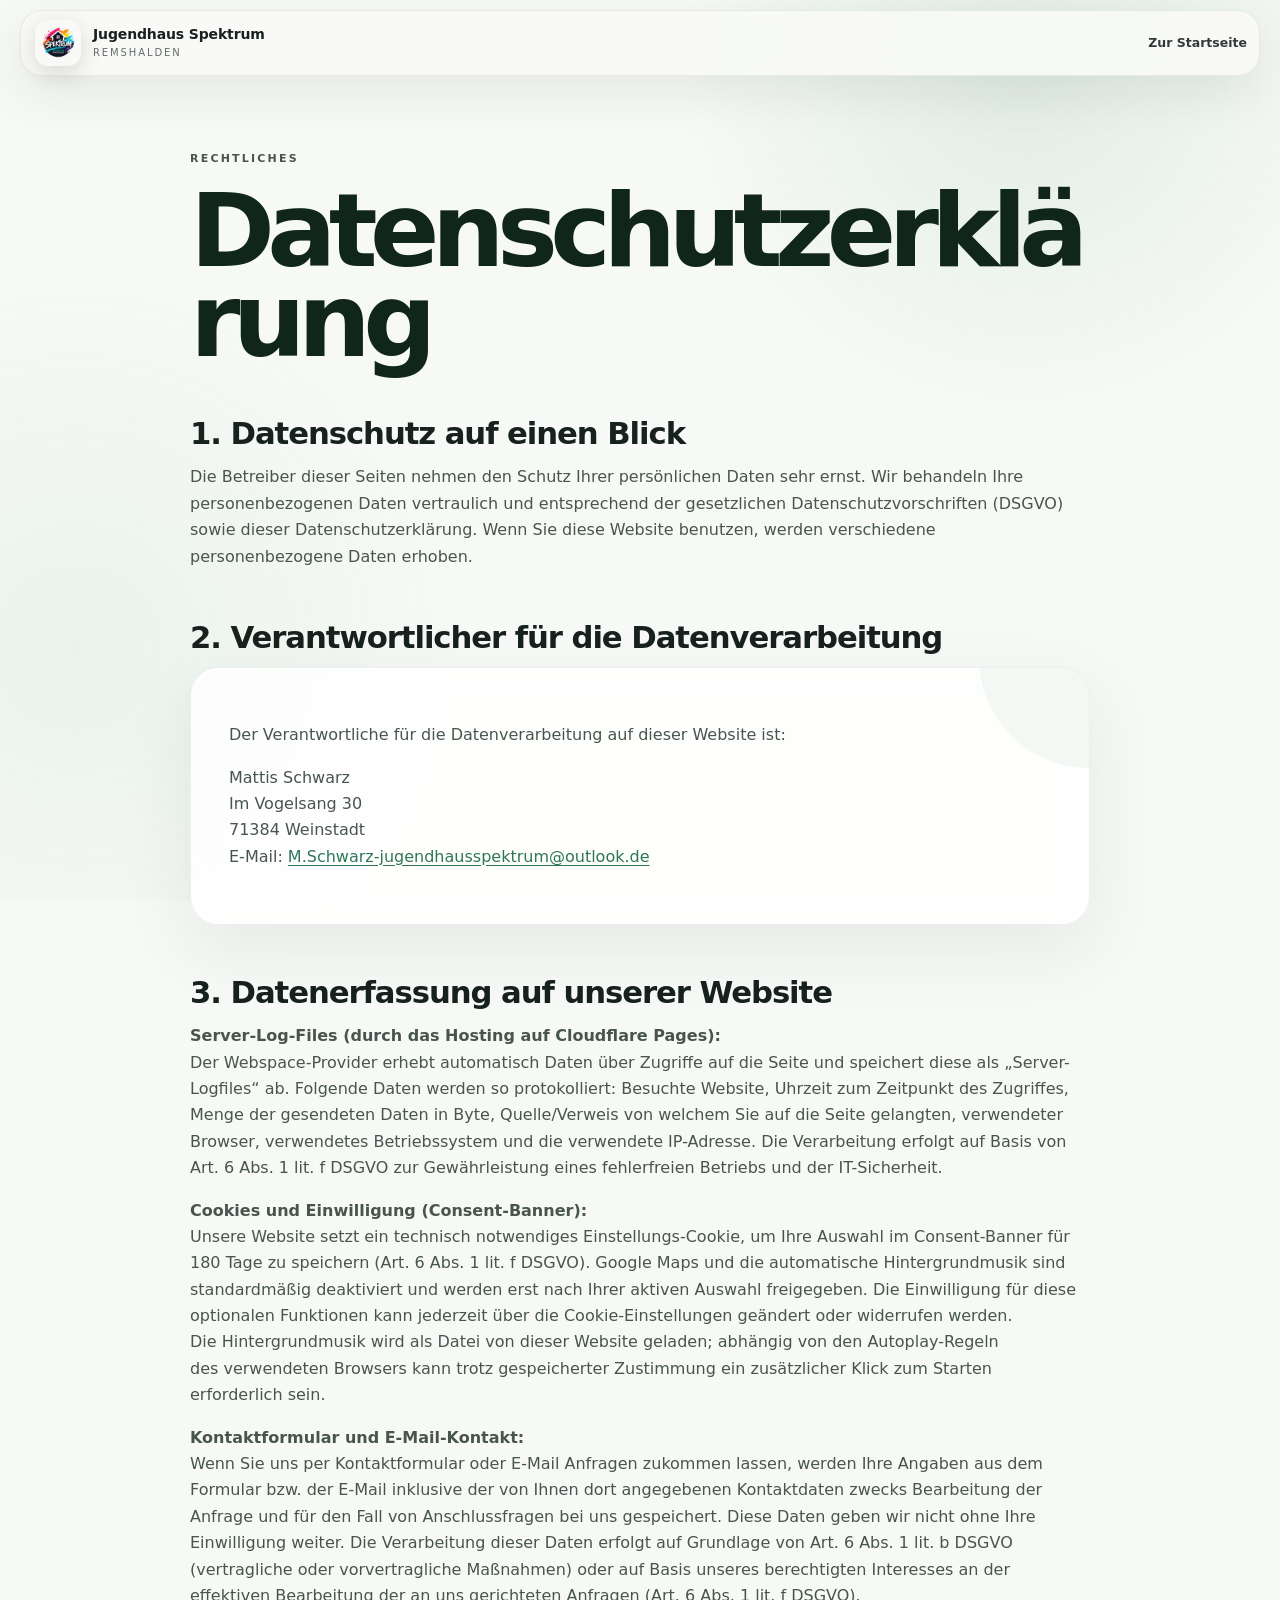
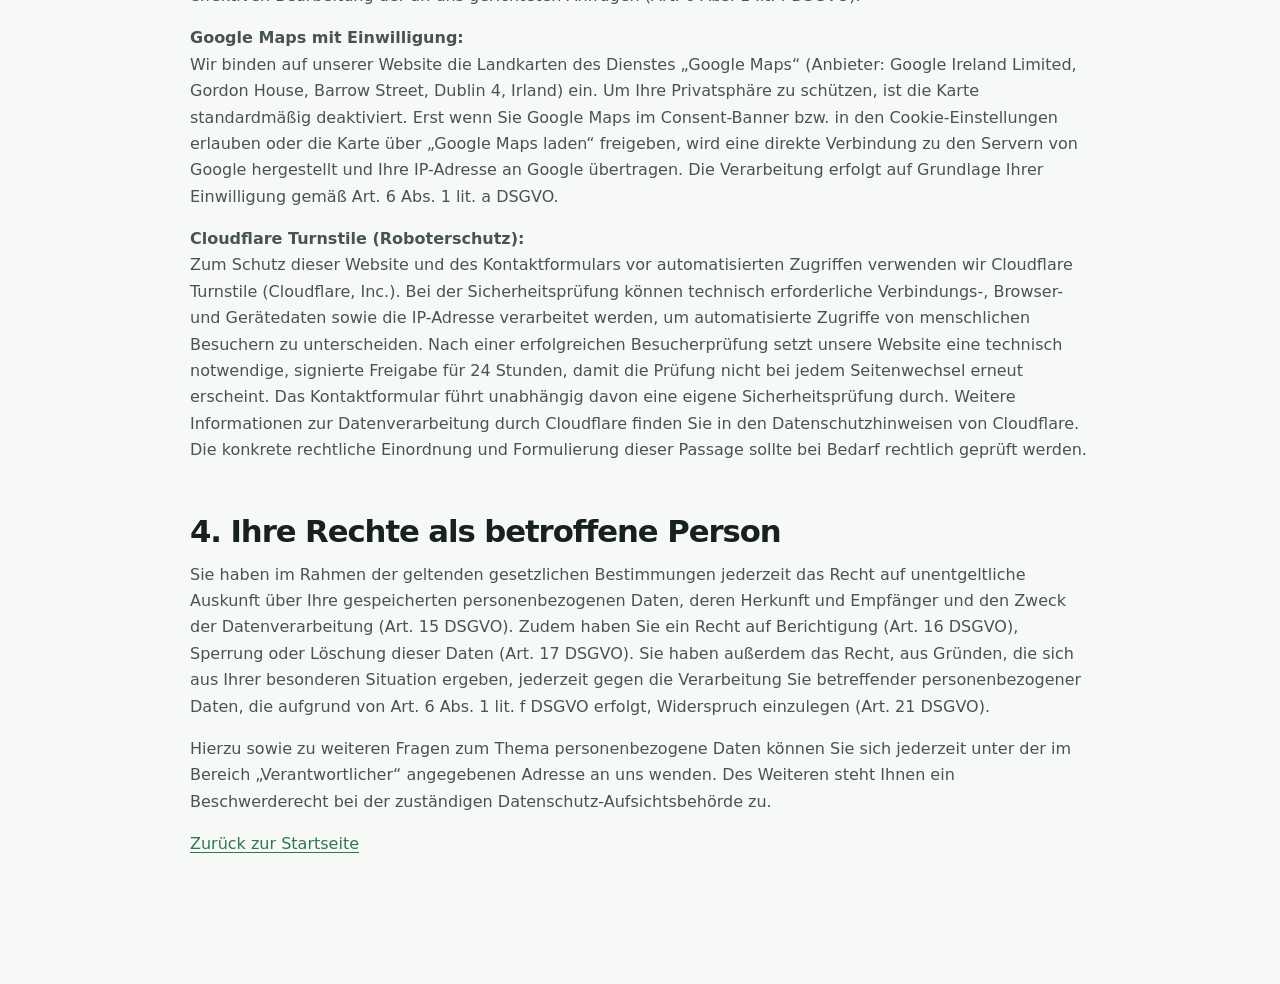
<file: datenschutz.html>
<!doctype html><html lang="de"><head><meta charset="utf-8"><meta name="viewport" content="width=device-width,initial-scale=1"><title>Datenschutzerklärung | Jugendhaus Spektrum</title><link rel="icon" href="images/favicon.png"><link rel="stylesheet" href="style.css"></head><body class="legal-page"><header class="site-header scrolled"><div class="nav-shell"><a class="brand" href="index.html"><img src="images/logo.png" alt="Logo"><span><strong>Jugendhaus Spektrum</strong><small>Remshalden</small></span></a><nav class="main-nav"><a href="index.html">Zur Startseite</a></nav></div></header><main class="legal"><div class="container legal-wrap"><p class="eyebrow accent">RECHTLICHES</p><h1>Datenschutzerklärung</h1><h2>1. Datenschutz auf einen Blick</h2><p>Die Betreiber dieser Seiten nehmen den Schutz Ihrer persönlichen Daten sehr ernst. Wir behandeln Ihre personenbezogenen Daten vertraulich und entsprechend der gesetzlichen Datenschutzvorschriften (DSGVO) sowie dieser Datenschutzerklärung. Wenn Sie diese Website benutzen, werden verschiedene personenbezogene Daten erhoben.</p><h2>2. Verantwortlicher für die Datenverarbeitung</h2><div class="legal-card"><p>Der Verantwortliche für die Datenverarbeitung auf dieser Website ist:</p><p>Mattis Schwarz<br>Im Vogelsang 30<br>71384 Weinstadt<br>E-Mail: <a href="mailto:M.Schwarz-jugendhausspektrum@outlook.de">M.Schwarz-jugendhausspektrum@outlook.de</a></p></div><h2>3. Datenerfassung auf unserer Website</h2><p><strong>Server-Log-Files (durch das Hosting auf Cloudflare Pages):</strong><br>Der Webspace-Provider erhebt automatisch Daten über Zugriffe auf die Seite und speichert diese als „Server-Logfiles“ ab. Folgende Daten werden so protokolliert: Besuchte Website, Uhrzeit zum Zeitpunkt des Zugriffes, Menge der gesendeten Daten in Byte, Quelle/Verweis von welchem Sie auf die Seite gelangten, verwendeter Browser, verwendetes Betriebssystem und die verwendete IP-Adresse. Die Verarbeitung erfolgt auf Basis von Art. 6 Abs. 1 lit. f DSGVO zur Gewährleistung eines fehlerfreien Betriebs und der IT-Sicherheit.</p><p><strong>Cookies und Einwilligung (Consent-Banner):</strong><br>Unsere Website setzt ein technisch notwendiges Einstellungs-Cookie, um Ihre Auswahl im Consent-Banner für 180 Tage zu speichern (Art. 6 Abs. 1 lit. f DSGVO). Google Maps und die automatische Hintergrundmusik sind standardmäßig deaktiviert und werden erst nach Ihrer aktiven Auswahl freigegeben. Die Einwilligung für diese optionalen Funktionen kann jederzeit über die Cookie-Einstellungen geändert oder widerrufen werden. Die Hintergrundmusik wird als Datei von dieser Website geladen; abhängig von den Autoplay-Regeln des verwendeten Browsers kann trotz gespeicherter Zustimmung ein zusätzlicher Klick zum Starten erforderlich sein.</p><p><strong>Kontaktformular und E-Mail-Kontakt:</strong><br>Wenn Sie uns per Kontaktformular oder E-Mail Anfragen zukommen lassen, werden Ihre Angaben aus dem Formular bzw. der E-Mail inklusive der von Ihnen dort angegebenen Kontaktdaten zwecks Bearbeitung der Anfrage und für den Fall von Anschlussfragen bei uns gespeichert. Diese Daten geben wir nicht ohne Ihre Einwilligung weiter. Die Verarbeitung dieser Daten erfolgt auf Grundlage von Art. 6 Abs. 1 lit. b DSGVO (vertragliche oder vorvertragliche Maßnahmen) oder auf Basis unseres berechtigten Interesses an der effektiven Bearbeitung der an uns gerichteten Anfragen (Art. 6 Abs. 1 lit. f DSGVO).</p><p><strong>Google Maps mit Einwilligung:</strong><br>Wir binden auf unserer Website die Landkarten des Dienstes „Google Maps“ (Anbieter: Google Ireland Limited, Gordon House, Barrow Street, Dublin 4, Irland) ein. Um Ihre Privatsphäre zu schützen, ist die Karte standardmäßig deaktiviert. Erst wenn Sie Google Maps im Consent-Banner bzw. in den Cookie-Einstellungen erlauben oder die Karte über „Google Maps laden“ freigeben, wird eine direkte Verbindung zu den Servern von Google hergestellt und Ihre IP-Adresse an Google übertragen. Die Verarbeitung erfolgt auf Grundlage Ihrer Einwilligung gemäß Art. 6 Abs. 1 lit. a DSGVO.</p><p><strong>Cloudflare Turnstile (Roboterschutz):</strong><br>Zum Schutz dieser Website und des Kontaktformulars vor automatisierten Zugriffen verwenden wir Cloudflare Turnstile (Cloudflare, Inc.). Bei der Sicherheitsprüfung können technisch erforderliche Verbindungs-, Browser- und Gerätedaten sowie die IP-Adresse verarbeitet werden, um automatisierte Zugriffe von menschlichen Besuchern zu unterscheiden. Nach einer erfolgreichen Besucherprüfung setzt unsere Website eine technisch notwendige, signierte Freigabe für 24 Stunden, damit die Prüfung nicht bei jedem Seitenwechsel erneut erscheint. Das Kontaktformular führt unabhängig davon eine eigene Sicherheitsprüfung durch. Weitere Informationen zur Datenverarbeitung durch Cloudflare finden Sie in den Datenschutzhinweisen von Cloudflare. Die konkrete rechtliche Einordnung und Formulierung dieser Passage sollte bei Bedarf rechtlich geprüft werden.</p><h2>4. Ihre Rechte als betroffene Person</h2><p>Sie haben im Rahmen der geltenden gesetzlichen Bestimmungen jederzeit das Recht auf unentgeltliche Auskunft über Ihre gespeicherten personenbezogenen Daten, deren Herkunft und Empfänger und den Zweck der Datenverarbeitung (Art. 15 DSGVO). Zudem haben Sie ein Recht auf Berichtigung (Art. 16 DSGVO), Sperrung oder Löschung dieser Daten (Art. 17 DSGVO). Sie haben außerdem das Recht, aus Gründen, die sich aus Ihrer besonderen Situation ergeben, jederzeit gegen die Verarbeitung Sie betreffender personenbezogener Daten, die aufgrund von Art. 6 Abs. 1 lit. f DSGVO erfolgt, Widerspruch einzulegen (Art. 21 DSGVO).</p><p>Hierzu sowie zu weiteren Fragen zum Thema personenbezogene Daten können Sie sich jederzeit unter der im Bereich „Verantwortlicher“ angegebenen Adresse an uns wenden. Des Weiteren steht Ihnen ein Beschwerderecht bei der zuständigen Datenschutz-Aufsichtsbehörde zu.</p><p><a href="index.html">Zurück zur Startseite</a></p></div></main></body></html>
</file>
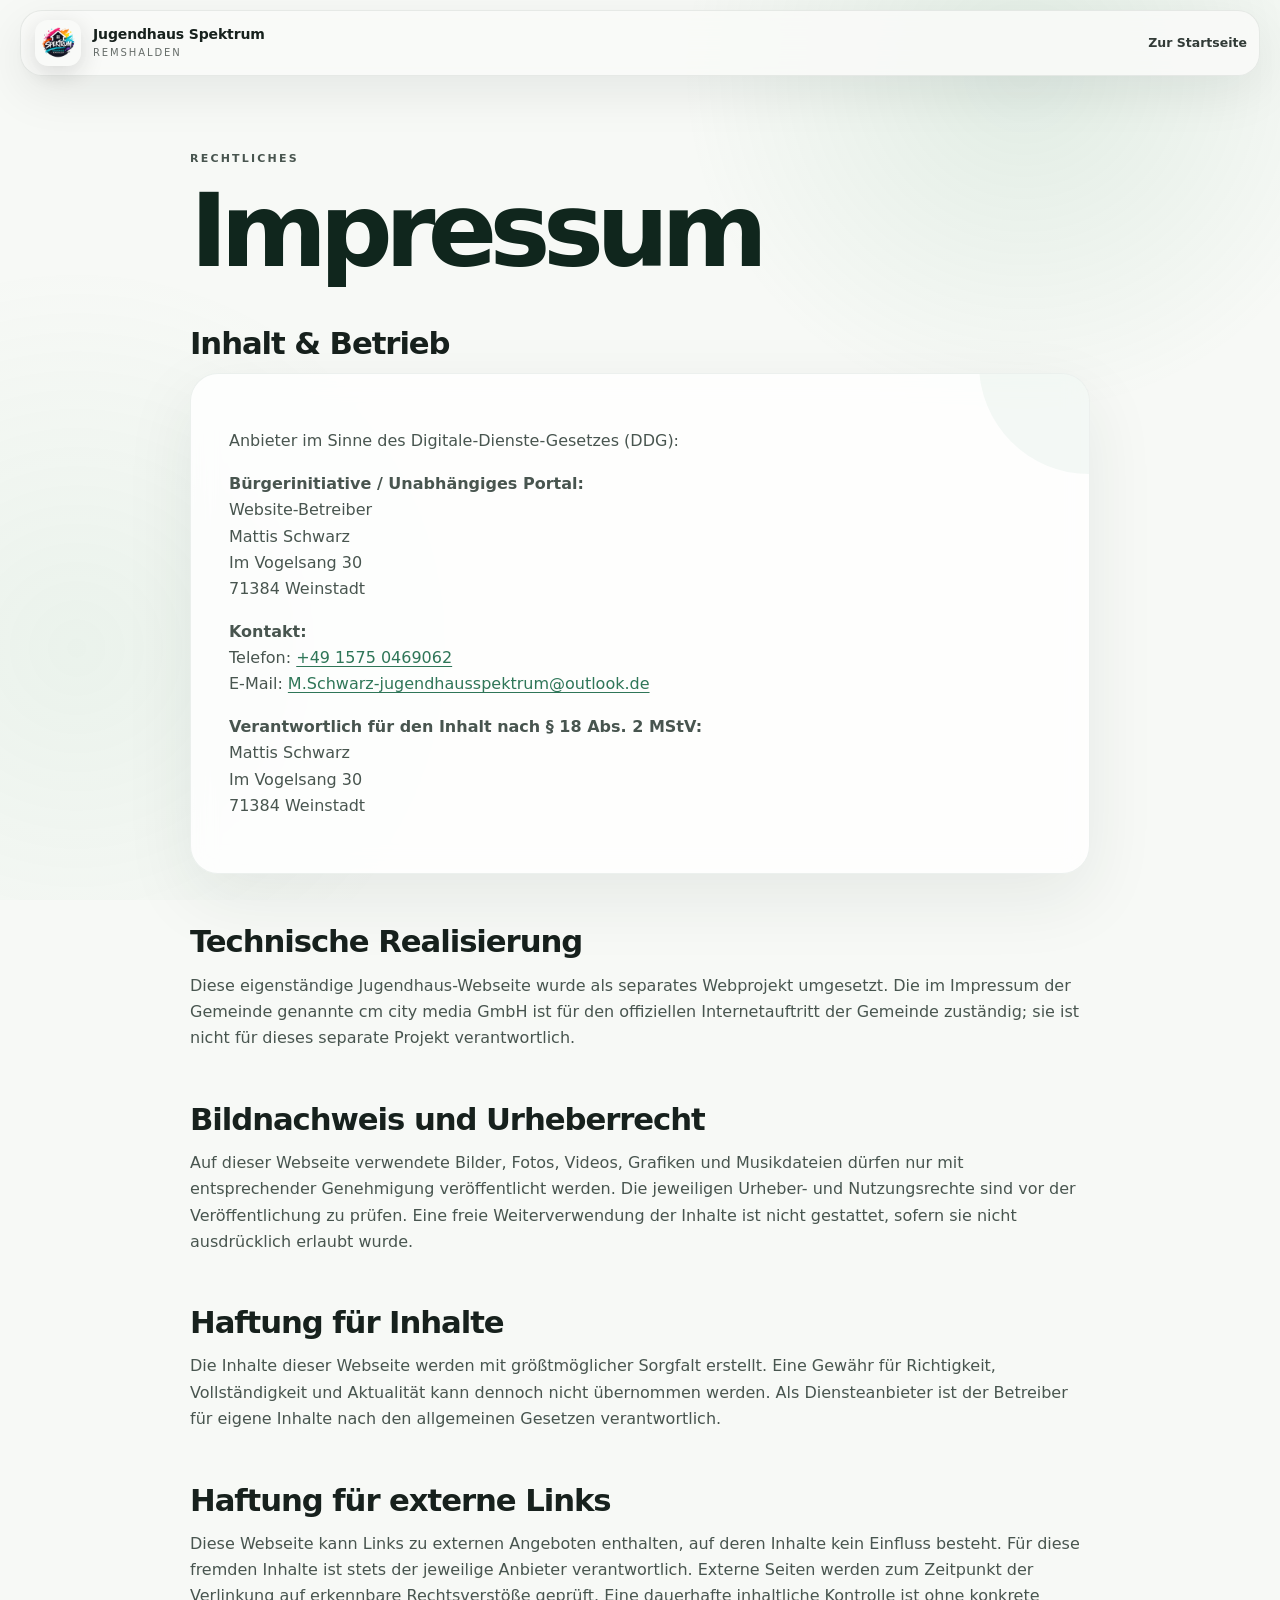
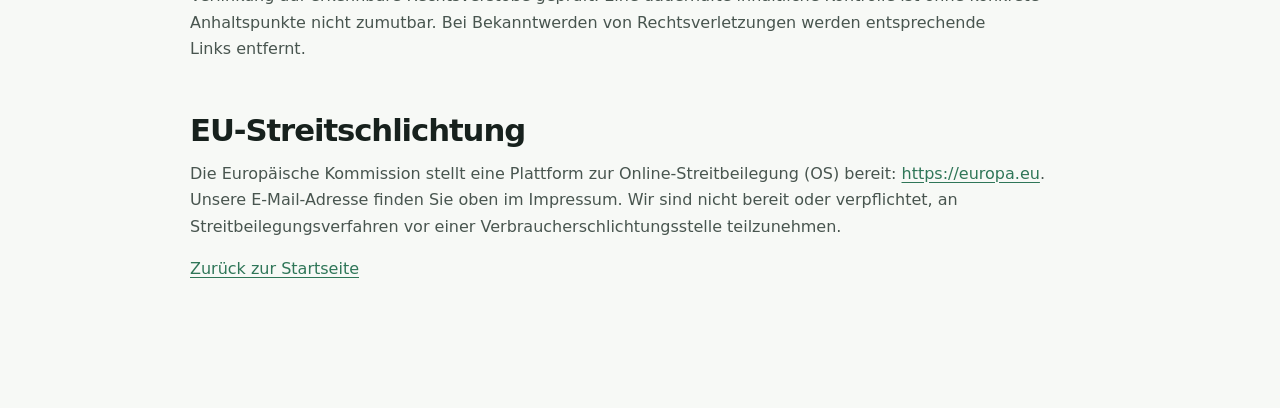
<file: impressum.html>
<!doctype html><html lang="de"><head><meta charset="utf-8"><meta name="viewport" content="width=device-width,initial-scale=1"><title>Impressum | Jugendhaus Spektrum</title><link rel="icon" href="images/favicon.png"><link rel="stylesheet" href="style.css"></head><body class="legal-page"><header class="site-header scrolled"><div class="nav-shell"><a class="brand" href="index.html"><img src="images/logo.png" alt="Logo"><span><strong>Jugendhaus Spektrum</strong><small>Remshalden</small></span></a><nav class="main-nav"><a href="index.html">Zur Startseite</a></nav></div></header><main class="legal"><div class="container legal-wrap"><p class="eyebrow accent">RECHTLICHES</p><h1>Impressum</h1><h2>Inhalt & Betrieb</h2><div class="legal-card"><p>Anbieter im Sinne des Digitale-Dienste-Gesetzes (DDG):</p><p><strong>Bürgerinitiative / Unabhängiges Portal:</strong><br>Website-Betreiber<br>Mattis Schwarz<br>Im Vogelsang 30<br>71384 Weinstadt</p><p><strong>Kontakt:</strong><br>Telefon: <a href="tel:+4915750469062">+49 1575 0469062</a><br>E-Mail: <a href="mailto:M.Schwarz-jugendhausspektrum@outlook.de">M.Schwarz-jugendhausspektrum@outlook.de</a></p><p><strong>Verantwortlich für den Inhalt nach § 18 Abs. 2 MStV:</strong><br>Mattis Schwarz<br>Im Vogelsang 30<br>71384 Weinstadt</p></div><h2>Technische Realisierung</h2><p>Diese eigenständige Jugendhaus-Webseite wurde als separates Webprojekt umgesetzt. Die im Impressum der Gemeinde genannte cm city media GmbH ist für den offiziellen Internetauftritt der Gemeinde zuständig; sie ist nicht für dieses separate Projekt verantwortlich.</p><h2>Bildnachweis und Urheberrecht</h2><p>Auf dieser Webseite verwendete Bilder, Fotos, Videos, Grafiken und Musikdateien dürfen nur mit entsprechender Genehmigung veröffentlicht werden. Die jeweiligen Urheber- und Nutzungsrechte sind vor der Veröffentlichung zu prüfen. Eine freie Weiterverwendung der Inhalte ist nicht gestattet, sofern sie nicht ausdrücklich erlaubt wurde.</p><h2>Haftung für Inhalte</h2><p>Die Inhalte dieser Webseite werden mit größtmöglicher Sorgfalt erstellt. Eine Gewähr für Richtigkeit, Vollständigkeit und Aktualität kann dennoch nicht übernommen werden. Als Diensteanbieter ist der Betreiber für eigene Inhalte nach den allgemeinen Gesetzen verantwortlich.</p><h2>Haftung für externe Links</h2><p>Diese Webseite kann Links zu externen Angeboten enthalten, auf deren Inhalte kein Einfluss besteht. Für diese fremden Inhalte ist stets der jeweilige Anbieter verantwortlich. Externe Seiten werden zum Zeitpunkt der Verlinkung auf erkennbare Rechtsverstöße geprüft. Eine dauerhafte inhaltliche Kontrolle ist ohne konkrete Anhaltspunkte nicht zumutbar. Bei Bekanntwerden von Rechtsverletzungen werden entsprechende Links entfernt.</p><h2>EU-Streitschlichtung</h2><p>Die Europäische Kommission stellt eine Plattform zur Online-Streitbeilegung (OS) bereit: <a href="https://europa.eu" target="_blank" rel="noopener noreferrer">https://europa.eu</a>.<br>Unsere E-Mail-Adresse finden Sie oben im Impressum. Wir sind nicht bereit oder verpflichtet, an Streitbeilegungsverfahren vor einer Verbraucherschlichtungsstelle teilzunehmen.</p><p><a href="index.html">Zurück zur Startseite</a></p></div></main></body></html>
</file>
<file: style.css>
:root {
  --green: #234f3c;
  --green-deep: #10261d;
  --green-dark: #152b22;
  --green2: #2f7658;
  --green3: #5ca87a;
  --mint: #dcecdf;
  --mint-soft: #eef7f0;
  --cream: #f5f3ed;
  --cream-2: #faf9f5;
  --ink: #17211d;
  --muted: #66706b;
  --white: #fff;
  --line: #dce4df;
  --line-dark: rgba(255,255,255,.14);
  --shadow: 0 28px 80px rgba(20, 42, 32, .14);
  --shadow-strong: 0 40px 120px rgba(7, 23, 16, .26);
  --radius: 26px;
  --radius-lg: 38px;
  --page-progress: 0;
}

* { box-sizing: border-box; }
html { scroll-behavior: smooth; scroll-padding-top: 92px; background: var(--green-deep); }
body {
  margin: 0;
  font-family: Inter, ui-sans-serif, system-ui, -apple-system, BlinkMacSystemFont, "Segoe UI", sans-serif;
  color: var(--ink);
  background: var(--white);
  line-height: 1.65;
  overflow-x: hidden;
  -webkit-font-smoothing: antialiased;
  text-rendering: optimizeLegibility;
}
body.nav-open { overflow: hidden; }
img, video { display: block; max-width: 100%; }
a { color: inherit; text-decoration: none; }
button, input, select, textarea { font: inherit; }
button, a { -webkit-tap-highlight-color: transparent; }
::selection { background: #9fd2ae; color: #10261d; }
.container { width: min(1180px, calc(100% - 48px)); margin-inline: auto; position: relative; z-index: 2; }

.skip-link {
  position: fixed; left: 18px; top: 14px; z-index: 10000;
  transform: translateY(-150%); padding: 10px 14px; border-radius: 12px;
  background: #fff; color: var(--ink); box-shadow: var(--shadow); font-weight: 800;
}
.skip-link:focus { transform: none; }

.page-progress { position: fixed; inset: 0 0 auto; height: 3px; z-index: 6000; pointer-events: none; background: rgba(255,255,255,.04); }
.page-progress span { display: block; height: 100%; width: 100%; transform: scaleX(var(--page-progress)); background: linear-gradient(90deg, #77bd8e, #dbeee0); box-shadow: 0 0 18px rgba(119,189,142,.6); transform-origin: left center; }
.pointer-glow { position: fixed; left: 0; top: 0; z-index: 50; width: 320px; height: 320px; border-radius: 50%; pointer-events: none; opacity: 0; transform: translate(-50%, -50%); background: radial-gradient(circle, rgba(101,178,130,.12), transparent 67%); transition: opacity .35s ease; mix-blend-mode: multiply; }
body.pointer-active .pointer-glow { opacity: 1; }

.site-header { position: fixed; inset: 0 0 auto; z-index: 3000; padding-top: 10px; transition: padding .35s ease, transform .35s ease; }
.nav-shell {
  height: 74px; width: min(1240px, calc(100% - 30px)); margin: auto; padding: 0 12px 0 14px;
  display: flex; align-items: center; justify-content: space-between; gap: 20px;
  border: 1px solid transparent; border-radius: 22px; transition: .35s ease;
}
.site-header.scrolled .nav-shell {
  height: 66px; background: rgba(249,250,248,.9); color: var(--ink); border-color: rgba(20,42,32,.08);
  backdrop-filter: blur(18px) saturate(1.3); -webkit-backdrop-filter: blur(18px) saturate(1.3);
  box-shadow: 0 16px 50px rgba(10,31,22,.12);
}
.brand { display: flex; gap: 12px; align-items: center; color: #fff; min-width: 0; }
.site-header.scrolled .brand { color: var(--ink); }
.brand img { width: 46px; height: 46px; object-fit: contain; border-radius: 13px; box-shadow: 0 7px 25px rgba(0,0,0,.14); }
.brand span { display: flex; flex-direction: column; line-height: 1.08; min-width: 0; }
.brand strong { font-size: 14px; letter-spacing: -.01em; white-space: nowrap; }
.brand small { font-size: 10px; letter-spacing: .19em; text-transform: uppercase; opacity: .65; margin-top: 6px; }
.main-nav { display: flex; align-items: center; gap: 25px; color: #fff; font-weight: 700; font-size: 13px; }
.site-header.scrolled .main-nav { color: var(--ink); }
.main-nav a { position: relative; opacity: .88; transition: opacity .2s ease, color .2s ease; }
.main-nav a:hover, .main-nav a.active { opacity: 1; }
.main-nav a:not(.nav-cta)::after { content: ""; position: absolute; left: 0; right: 100%; bottom: -8px; height: 2px; border-radius: 2px; background: #82c59a; transition: right .28s ease; }
.main-nav a:hover::after, .main-nav a.active::after { right: 0; }
.nav-cta { padding: 11px 18px; border-radius: 999px; background: rgba(255,255,255,.13); border: 1px solid rgba(255,255,255,.28); backdrop-filter: blur(8px); }
.site-header.scrolled .nav-cta { background: var(--green); color: #fff; border-color: var(--green); }
.menu-toggle { display: none; border: 0; background: none; color: #fff; padding: 8px; cursor: pointer; }
.menu-toggle span { display: block; width: 24px; height: 2px; background: currentColor; margin: 5px 0; border-radius: 3px; transition: .25s ease; }
.menu-toggle[aria-expanded="true"] span:nth-child(1) { transform: translateY(7px) rotate(45deg); }
.menu-toggle[aria-expanded="true"] span:nth-child(2) { opacity: 0; }
.menu-toggle[aria-expanded="true"] span:nth-child(3) { transform: translateY(-7px) rotate(-45deg); }

.hero {
  min-height: 100svh; position: relative; isolation: isolate; overflow: hidden; display: grid; align-items: center;
  color: #fff; background: #132b21; --hero-shift: 0px; --hero-scale: 1;
}
.hero-media { position: absolute; inset: -3%; width: 106%; height: 106%; object-fit: cover; z-index: -7; transform: translate3d(0, var(--hero-shift), 0) scale(var(--hero-scale)); filter: saturate(.9) contrast(1.06); will-change: transform; }
.hero-shade { position: absolute; inset: 0; z-index: -6; background: linear-gradient(90deg, rgba(7,22,16,.95) 0%, rgba(7,24,17,.82) 43%, rgba(8,27,19,.37) 76%, rgba(6,20,14,.58) 100%), linear-gradient(0deg, rgba(4,17,11,.82), transparent 45%, rgba(6,21,14,.32)); }
.hero-grid { position: absolute; inset: 0; z-index: -5; opacity: .22; background-image: linear-gradient(rgba(255,255,255,.055) 1px, transparent 1px), linear-gradient(90deg, rgba(255,255,255,.055) 1px, transparent 1px); background-size: 72px 72px; mask-image: linear-gradient(90deg, rgba(0,0,0,.95), transparent 76%); }
.hero-orb { position: absolute; border-radius: 50%; z-index: -4; filter: blur(1px); pointer-events: none; }
.orb-one { width: min(54vw, 720px); aspect-ratio: 1; right: -20vw; top: -28vh; background: radial-gradient(circle at 35% 35%, rgba(116,204,149,.38), rgba(48,125,86,.08) 53%, transparent 72%); border: 1px solid rgba(159,220,179,.12); animation: orbFloat 11s ease-in-out infinite; }
.orb-two { width: min(34vw, 460px); aspect-ratio: 1; right: 24%; bottom: -32%; background: radial-gradient(circle at 45% 40%, rgba(239,185,108,.18), rgba(79,142,100,.08) 55%, transparent 72%); animation: orbFloat 8s ease-in-out infinite reverse; }
.hero-beam { position: absolute; width: 1px; height: 60vh; left: 52%; top: -10%; z-index: -3; background: linear-gradient(transparent, rgba(190,236,203,.5), transparent); transform: rotate(31deg); box-shadow: 0 0 30px rgba(151,218,173,.25); }
@keyframes orbFloat { 50% { transform: translate3d(-18px, 28px, 0) scale(1.04); } }
.hero-layout { display: grid; grid-template-columns: minmax(0, 1.15fr) minmax(320px, .85fr); gap: 52px; align-items: center; padding-top: 88px; padding-bottom: 70px; }
.hero-content { max-width: 820px; }
.eyebrow { font-size: 11px; font-weight: 850; letter-spacing: .2em; margin: 0 0 18px; text-transform: uppercase; }
.eyebrow.accent { color: var(--green2); }
.eyebrow.light { color: #a9d7b8; }
.hero h1 { font-size: clamp(3.6rem, 7.25vw, 7.25rem); line-height: .9; letter-spacing: -.072em; margin: 0; max-width: 940px; font-weight: 820; }
.hero h1 span:first-child { color: #fff; }
.hero h1 span:last-child { color: #a9dbba; }
.hero-copy { font-size: clamp(1rem, 1.5vw, 1.24rem); max-width: 650px; color: rgba(255,255,255,.74); margin: 29px 0 34px; }
.button-row { display: flex; gap: 12px; flex-wrap: wrap; align-items: center; }
.button { display: inline-flex; justify-content: center; align-items: center; gap: 10px; border: 0; cursor: pointer; padding: 14px 22px; min-height: 50px; border-radius: 999px; font: inherit; font-weight: 780; transition: transform .28s ease, box-shadow .28s ease, background .28s ease, border-color .28s ease; }
.button:hover { transform: translateY(-3px); }
.button:focus-visible, .main-nav a:focus-visible, .brand:focus-visible, .contact-links a:focus-visible { outline: 3px solid rgba(88,167,116,.42); outline-offset: 4px; }
.primary { background: var(--green2); color: #fff; box-shadow: 0 16px 35px rgba(31,100,71,.28); }
.primary:hover { background: #296c50; box-shadow: 0 20px 40px rgba(31,100,71,.36); }
.glass { background: rgba(255,255,255,.09); border: 1px solid rgba(255,255,255,.28); color: #fff; backdrop-filter: blur(10px); }
.glass:hover { background: rgba(255,255,255,.15); }
.light { background: #fff; color: var(--green); }
.outline-light { border: 1px solid rgba(255,255,255,.48); color: #fff; background: rgba(255,255,255,.04); }

.hero-visual { min-height: 500px; position: relative; display: grid; place-items: center; perspective: 1100px; }
.hero-mark { width: min(25vw, 340px); aspect-ratio: 1; border-radius: 34% 66% 58% 42% / 48% 40% 60% 52%; display: grid; place-items: center; position: relative; background: linear-gradient(145deg, rgba(151,217,173,.92), rgba(35,93,65,.38)); box-shadow: inset -30px -30px 80px rgba(2,24,14,.36), inset 24px 24px 58px rgba(255,255,255,.16), 0 60px 110px rgba(0,0,0,.28); transform: rotate(-8deg) translate3d(0, var(--section-y-small, -9px), 0); animation: markMorph 8s ease-in-out infinite; }
.hero-mark::before { content: ""; position: absolute; inset: 9%; border-radius: inherit; border: 1px solid rgba(255,255,255,.22); }
.hero-mark span { font-size: clamp(6rem, 13vw, 11rem); line-height: 1; font-weight: 900; color: rgba(255,255,255,.88); text-shadow: 0 12px 40px rgba(8,40,25,.32); letter-spacing: -.08em; transform: rotate(8deg); }
.orbit { position: absolute; left: 50%; top: 50%; border: 1px solid rgba(201,240,212,.2); border-radius: 50%; transform: translate(-50%, -50%) rotate(12deg); }
.orbit-a { width: 88%; aspect-ratio: 1; }
.orbit-b { width: 68%; aspect-ratio: 1; transform: translate(-50%, -50%) rotate(64deg); border-style: dashed; animation: orbitSpin 22s linear infinite; }
@keyframes orbitSpin { to { transform: translate(-50%, -50%) rotate(424deg); } }
@keyframes markMorph { 0%,100% { border-radius: 34% 66% 58% 42% / 48% 40% 60% 52%; } 50% { border-radius: 56% 44% 37% 63% / 38% 57% 43% 62%; } }
.floating-chip { position: absolute; padding: 12px 15px; min-width: 115px; border: 1px solid rgba(255,255,255,.18); border-radius: 17px; background: rgba(11,34,24,.54); backdrop-filter: blur(14px); box-shadow: 0 16px 45px rgba(0,0,0,.18); animation: chipFloat 5s ease-in-out infinite; }
.floating-chip small, .floating-chip strong { display: block; }
.floating-chip small { font-size: 9px; letter-spacing: .17em; opacity: .54; }
.floating-chip strong { margin-top: 3px; font-size: 14px; }
.chip-a { left: 2%; top: 18%; animation-delay: -.6s; }
.chip-b { right: -2%; top: 43%; animation-delay: -2.2s; }
.chip-c { left: 10%; bottom: 8%; animation-delay: -3.4s; }
@keyframes chipFloat { 50% { transform: translateY(-9px) rotate(.8deg); } }
.hero-bottom { position: absolute; bottom: 27px; left: 50%; transform: translateX(-50%); display: grid; grid-template-columns: 1fr auto auto; gap: 17px; align-items: center; color: rgba(255,255,255,.48); font-size: 9px; letter-spacing: .2em; }
.hero-line { height: 1px; background: linear-gradient(90deg, rgba(255,255,255,.06), rgba(255,255,255,.35)); }
.hero-index { color: #a8d9b8; }
.scroll-cue { position: absolute; bottom: 24px; right: max(28px, calc((100vw - 1180px)/2)); width: 34px; height: 54px; border: 1px solid rgba(255,255,255,.34); border-radius: 30px; display: grid; justify-items: center; z-index: 5; }
.scroll-cue span { width: 4px; height: 8px; background: #fff; border-radius: 4px; margin-top: 10px; animation: scrollCue 1.8s infinite; }
@keyframes scrollCue { 0% { opacity: 0; transform: translateY(0); } 40% { opacity: 1; } 100% { opacity: 0; transform: translateY(20px); } }

.section { position: relative; padding: 128px 0; overflow: clip; }
.section-rail { position: absolute; z-index: 3; left: max(18px, calc((100vw - 1320px)/2)); top: 116px; bottom: 80px; width: 20px; display: flex; flex-direction: column; align-items: center; gap: 11px; color: rgba(30,77,56,.44); font-size: 9px; font-weight: 900; letter-spacing: .1em; }
.section-rail i { display: block; width: 1px; flex: 1; background: linear-gradient(var(--green2), transparent); transform-origin: top; transform: scaleY(var(--section-rail-scale, .6)); }
.rail-dark { color: rgba(198,230,207,.52); }
.rail-dark i { background: linear-gradient(#8cc69f, transparent); }
h2 { font-size: clamp(2.45rem, 4.7vw, 4.95rem); line-height: .98; letter-spacing: -.06em; margin: 0 0 25px; font-weight: 820; text-wrap: balance; }
h3 { line-height: 1.18; }
p { text-wrap: pretty; }
.lead { font-size: clamp(1.08rem, 1.4vw, 1.24rem); color: #35423c; }

.intro { background: linear-gradient(180deg, #fff 0%, #fbfcfa 100%); }
.split { display: grid; grid-template-columns: minmax(0, .96fr) minmax(420px, 1.04fr); gap: clamp(60px, 8vw, 108px); align-items: center; }
.intro-copy > p:not(.eyebrow) { max-width: 650px; }
.quick-facts { display: grid; grid-template-columns: repeat(3,1fr); gap: 10px; margin-top: 40px; }
.quick-facts div { position: relative; padding: 18px 13px 12px; border-top: 1px solid #b9ccc0; overflow: hidden; }
.quick-facts div::before { content: ""; position: absolute; left: 0; top: -1px; height: 2px; width: var(--section-line, 60%); background: var(--green2); }
.quick-facts strong, .quick-facts span { display: block; }
.quick-facts strong { font-size: 1.55rem; letter-spacing: -.035em; }
.quick-facts span { font-size: .78rem; color: var(--muted); margin-top: 2px; }
.feature-image { position: relative; margin: 0; min-height: 620px; perspective: 1100px; }
.image-window { height: 620px; border-radius: var(--radius-lg); overflow: hidden; background: var(--mint); box-shadow: var(--shadow-strong); clip-path: inset(var(--section-clip, 3%) 0 0 0 round var(--radius-lg)); }
.feature-image img { width: 100%; height: 100%; object-fit: cover; transform: scale(var(--image-scale, 1.055)) translateY(var(--section-y-tiny, 0px)); transition: filter .4s ease; }
.feature-image::before { content: ""; position: absolute; inset: 28px -24px -24px 25%; border: 1px solid rgba(47,118,88,.38); border-radius: var(--radius-lg); z-index: -1; }
.feature-image figcaption { position: absolute; z-index: 4; left: -30px; bottom: 36px; background: rgba(255,255,255,.92); border: 1px solid rgba(29,71,52,.09); backdrop-filter: blur(14px); padding: 16px 20px; border-radius: 16px; box-shadow: 0 18px 55px rgba(16,47,33,.16); font-weight: 760; }
.feature-image figcaption span { margin-right: 8px; }
.image-tag { position: absolute; right: -17px; top: 28px; z-index: 3; padding: 8px 12px; border-radius: 999px; background: var(--green); color: #fff; font-size: 9px; font-weight: 850; letter-spacing: .18em; writing-mode: vertical-rl; }
.flow-bridge { height: 90px; position: absolute; bottom: -45px; left: 50%; width: min(1180px, calc(100% - 48px)); transform: translateX(-50%); z-index: 5; pointer-events: none; }
.flow-bridge span { position: absolute; inset: 50% 0 auto; height: 1px; background: linear-gradient(90deg, transparent, rgba(47,118,88,.5), transparent); }
.flow-bridge i { position: absolute; left: calc(50% - 8px); top: calc(50% - 8px); width: 16px; height: 16px; border: 1px solid var(--green2); border-radius: 50%; background: #fff; box-shadow: 0 0 0 8px rgba(47,118,88,.05); }

.offers { background: var(--cream-2); }
.offers::before { content: ""; position: absolute; width: 520px; height: 520px; right: -180px; top: 5%; border: 1px solid rgba(47,118,88,.09); border-radius: 50%; box-shadow: 0 0 0 70px rgba(47,118,88,.025), 0 0 0 140px rgba(47,118,88,.018); }
.offers-layout { display: grid; grid-template-columns: minmax(300px, .78fr) minmax(0, 1.22fr); gap: clamp(45px, 7vw, 92px); align-items: start; }
.section-heading { max-width: 760px; }
.section-heading > p:last-of-type { color: var(--muted); }
.sticky-heading { position: sticky; top: 130px; text-align: left; padding-bottom: 90px; }
.sticky-heading h2 { font-size: clamp(2.6rem, 4vw, 4.4rem); }
.heading-orbit { margin-top: 48px; width: 180px; height: 180px; border: 1px solid rgba(47,118,88,.14); border-radius: 50%; position: relative; transform: rotate(var(--section-rotate, 45deg)); }
.heading-orbit::before, .heading-orbit::after { content: ""; position: absolute; border-radius: 50%; border: 1px solid rgba(47,118,88,.14); }
.heading-orbit::before { inset: 25px; }
.heading-orbit::after { inset: 55px; background: rgba(47,118,88,.04); }
.heading-orbit span { position: absolute; top: 22px; left: 50%; width: 10px; height: 10px; border-radius: 50%; background: var(--green2); box-shadow: 0 0 0 8px rgba(47,118,88,.08); }
.card-grid { display: grid; grid-template-columns: 1fr 1fr; gap: 18px; }
.offer-card { min-height: 270px; background: rgba(255,255,255,.9); border: 1px solid rgba(35,79,60,.09); padding: 28px; border-radius: 24px; position: relative; overflow: hidden; transition: transform .4s cubic-bezier(.2,.8,.2,1), box-shadow .4s ease, border-color .4s ease; box-shadow: 0 10px 35px rgba(25,54,41,.045); }
.offer-card:nth-child(even) { transform: translateY(34px); }
.offer-card::before { content: ""; position: absolute; width: 180px; height: 180px; right: -88px; bottom: -100px; border-radius: 50%; background: radial-gradient(circle, rgba(77,153,104,.2), rgba(77,153,104,.03) 65%, transparent 70%); transition: transform .45s ease; }
.offer-card::after { content: ""; position: absolute; inset: 0; background: linear-gradient(115deg, transparent 38%, rgba(255,255,255,.65) 49%, transparent 60%); transform: translateX(-120%); transition: transform .7s ease; pointer-events: none; }
.offer-card:hover { transform: translateY(-8px) !important; box-shadow: var(--shadow); border-color: rgba(47,118,88,.18); }
.offer-card:hover::before { transform: scale(1.35); }
.offer-card:hover::after { transform: translateX(120%); }
.offer-card .icon { font-size: 29px; width: 53px; height: 53px; border-radius: 16px; display: grid; place-items: center; background: var(--mint-soft); }
.offer-card > span { position: absolute; right: 22px; top: 24px; color: #9aa59f; font-size: 11px; font-weight: 900; letter-spacing: .14em; }
.offer-card h3 { font-size: 1.35rem; margin: 30px 0 10px; letter-spacing: -.02em; }
.offer-card p { color: var(--muted); position: relative; margin: 0; }
.bridge-to-dark i { background: var(--cream-2); }

.program { background: radial-gradient(circle at 82% 14%, #315b46 0%, #18392b 30%, #11291f 70%); color: #fff; padding: 150px 0 170px; isolation: isolate; }
.program::before { content: ""; position: absolute; inset: 0; opacity: .2; background-image: linear-gradient(rgba(255,255,255,.035) 1px, transparent 1px), linear-gradient(90deg, rgba(255,255,255,.035) 1px, transparent 1px); background-size: 76px 76px; mask-image: linear-gradient(90deg, transparent, #000 40%, #000); z-index: -2; }
.program-aura { position: absolute; z-index: -1; right: -10vw; top: -16vw; width: min(64vw, 850px); aspect-ratio: 1; border-radius: 50%; border: 1px solid rgba(170,223,190,.08); box-shadow: 0 0 0 80px rgba(255,255,255,.018), 0 0 0 160px rgba(255,255,255,.012), inset 0 0 100px rgba(113,187,140,.05); transform: translateY(var(--section-y, 0px)); }
.program-layout { display: grid; grid-template-columns: minmax(300px,.72fr) minmax(0,1.28fr); gap: clamp(52px,7vw,96px); align-items: center; }
.program-copy { position: sticky; top: 150px; align-self: start; }
.program-copy p:not(.eyebrow) { color: rgba(255,255,255,.64); max-width: 480px; }
.text-link { display: inline-flex; gap: 12px; align-items: center; margin-top: 16px; font-weight: 800; color: #b8dfc7; }
.text-link span { transition: transform .25s ease; }
.text-link:hover span { transform: translateX(6px); }
.schedule { background: rgba(255,255,255,.97); color: var(--ink); border: 1px solid rgba(255,255,255,.28); border-radius: 30px; padding: 12px 30px; box-shadow: 0 42px 100px rgba(0,0,0,.27); transform: translateY(var(--section-y-reverse, 0px)); }
.schedule article { display: grid; grid-template-columns: 92px 1fr; gap: 25px; padding: 29px 0; border-bottom: 1px solid var(--line); transition: transform .25s ease; }
.schedule article:last-child { border: 0; }
.schedule article:hover { transform: translateX(5px); }
.schedule time { display: grid; place-items: center; align-content: center; border-radius: 18px; background: linear-gradient(145deg, var(--cream), #eef3ef); padding: 10px; min-height: 82px; border: 1px solid rgba(35,79,60,.07); }
.schedule time strong { font-size: 2.45rem; line-height: .9; letter-spacing: -.055em; }
.schedule time span, .schedule small { font-size: .67rem; font-weight: 850; letter-spacing: .12em; color: var(--green2); }
.schedule h3 { font-size: 1.28rem; margin: 7px 0 6px; letter-spacing: -.02em; }
.schedule p { color: var(--muted); margin: 0; }
.program-path { position: absolute; inset: auto 0 8px; height: 160px; opacity: .34; pointer-events: none; }
.program-path svg { width: 100%; height: 100%; }
.program-path path { fill: none; stroke: #95cfa8; stroke-width: 1.2; stroke-dasharray: 9 8; vector-effect: non-scaling-stroke; stroke-dashoffset: var(--section-dash, 90); }

.story { background: #f7f8f5; padding-top: 145px; }
.story-grid { display: grid; grid-template-columns: minmax(0,1.08fr) minmax(0,.92fr); align-items: stretch; gap: 0; }
.story-photo { position: relative; min-height: 650px; z-index: 1; }
.story-image-window { height: 100%; overflow: hidden; border-radius: 34px 0 0 34px; clip-path: polygon(0 0, var(--story-clip-right, 95%) 0, 100% 100%, 0 100%); }
.story-photo img { height: 100%; width: 100%; object-fit: cover; transform: scale(var(--story-scale, 1.055)); }
.story-number { position: absolute; left: 26px; bottom: 13px; color: rgba(255,255,255,.76); font-size: clamp(6rem, 13vw, 10rem); font-weight: 900; line-height: .8; letter-spacing: -.08em; mix-blend-mode: soft-light; }
.story-text { background: #eaf2ec; padding: clamp(48px,6vw,80px); border-radius: 0 34px 34px 0; min-height: 650px; display: flex; flex-direction: column; justify-content: center; position: relative; overflow: hidden; }
.story-text::after { content: ""; position: absolute; width: 280px; height: 280px; border: 1px solid rgba(47,118,88,.12); border-radius: 50%; right: -150px; top: -100px; box-shadow: 0 0 0 45px rgba(47,118,88,.025); }
.story-text blockquote { border-left: 3px solid var(--green2); margin: 28px 0 0; padding: 10px 0 10px 24px; font-size: 1.16rem; font-weight: 740; color: #284637; }

.media-section { background: #0f2119; color: #fff; padding: 145px 0 150px; isolation: isolate; }
.media-section::before { content: ""; position: absolute; inset: 0; z-index: -3; background: linear-gradient(120deg, rgba(81,160,110,.12), transparent 42%), radial-gradient(circle at 76% 30%, rgba(96,185,128,.11), transparent 34%); }
.media-glow { position: absolute; left: 10%; bottom: -250px; width: 640px; height: 640px; border-radius: 50%; background: radial-gradient(circle, rgba(77,156,104,.15), transparent 64%); filter: blur(20px); z-index: -2; }
.media-heading { text-align: left; margin-bottom: 54px; }
.media-heading h2 { max-width: 700px; }
.media-grid { display: grid; grid-template-columns: minmax(0,1.23fr) minmax(300px,.77fr); gap: 24px; align-items: stretch; }
.video-card, .song-card { background: rgba(255,255,255,.075); border: 1px solid rgba(255,255,255,.11); border-radius: 30px; overflow: hidden; box-shadow: 0 30px 85px rgba(0,0,0,.24); backdrop-filter: blur(10px); transform-style: preserve-3d; transition: transform .3s ease, border-color .3s ease; }
.video-card:hover, .song-card:hover { border-color: rgba(178,224,192,.22); }
.media-frame { overflow: hidden; background: #070e0a; }
.media-frame video { width: 100%; aspect-ratio: 16/9; object-fit: cover; background: #0b0b0b; }
.media-copy { padding: 30px; }
.media-copy small, .song-info small { color: #9cd2ae; font-weight: 850; letter-spacing: .14em; font-size: .7rem; }
.media-copy h3, .song-info h3 { font-size: 1.6rem; margin: 8px 0; letter-spacing: -.025em; }
.media-copy p, .song-info p { color: rgba(255,255,255,.6); }
.song-card { display: flex; flex-direction: column; }
.song-card > img { width: 100%; aspect-ratio: 1.25; object-fit: cover; filter: saturate(.92); }
.song-info { padding: 30px; display: flex; flex-direction: column; flex: 1; }
.song-info audio { width: 100%; margin-top: auto; filter: saturate(.72); }
.audio-wave { position: absolute; right: 4vw; bottom: 42px; display: flex; align-items: end; gap: 7px; height: 42px; opacity: .18; }
.audio-wave i { width: 3px; height: 30%; border-radius: 5px; background: #b8dfc7; animation: wave 1.8s ease-in-out infinite alternate; }
.audio-wave i:nth-child(2n) { height: 70%; animation-delay: -.5s; }.audio-wave i:nth-child(3n) { height: 95%; animation-delay: -1s; }.audio-wave i:nth-child(5n) { height: 48%; animation-delay: -.2s; }
@keyframes wave { to { transform: scaleY(.35); } }

.visit { background: #fff; padding-bottom: 115px; }
.visit-grid { display: grid; grid-template-columns: 1fr 1fr; border-radius: 34px; overflow: hidden; box-shadow: var(--shadow); }
.hours-panel, .location-panel { padding: clamp(44px,5vw,68px); position: relative; overflow: hidden; }
.hours-panel { background: #fff; }
.location-panel { background: linear-gradient(145deg, #274538, #172c23); color: #fff; display: flex; flex-direction: column; justify-content: center; isolation: isolate; }
.location-panel > *:not(.location-rings) { position: relative; z-index: 2; }
.location-panel > p:not(.eyebrow) { color: rgba(255,255,255,.72); }
.location-rings { position: absolute; inset: 0; z-index: 0; pointer-events: none; }
.location-rings span { position: absolute; width: 380px; height: 380px; border: 1px solid rgba(255,255,255,.07); border-radius: 50%; right: -150px; top: -150px; }
.location-rings span:nth-child(2) { width: 250px; height: 250px; right: -85px; top: -85px; }
.location-rings i { position: absolute; width: 11px; height: 11px; border-radius: 50%; background: #9fd2ae; right: 70px; top: 70px; box-shadow: 0 0 0 12px rgba(159,210,174,.08); }
.hours-list > div { display: flex; justify-content: space-between; gap: 22px; align-items: center; padding: 18px 0; border-bottom: 1px solid var(--line); transition: padding-left .25s ease; }
.hours-list > div:hover { padding-left: 7px; }
.hours-list span strong, .hours-list span small { display: block; }
.hours-list span small, .small-note { color: var(--muted); font-size: .82rem; }
.hours-list time { font-weight: 820; white-space: nowrap; }
.small-note { margin-top: 22px; }
.map-section { min-height: 510px; background: #e9eeea; position: relative; overflow: hidden; }
.map-section::before { content: ""; position: absolute; inset: 0; opacity: .36; background-image: radial-gradient(circle at 1px 1px, rgba(42,87,65,.17) 1px, transparent 0); background-size: 24px 24px; }
.map-consent { position: relative; z-index: 2; min-height: 510px; display: grid; place-items: center; text-align: center; padding: 30px; }
.map-consent > div { max-width: 580px; padding: 34px; border-radius: 28px; background: rgba(250,252,250,.86); border: 1px solid rgba(35,79,60,.08); backdrop-filter: blur(12px); box-shadow: 0 18px 55px rgba(18,48,34,.08); }
.map-consent span { font-size: 46px; }
.map-consent h2 { font-size: clamp(1.9rem,3vw,2.6rem); margin: 12px 0; letter-spacing: -.04em; }
.map-consent p { color: var(--muted); margin-bottom: 24px; }
#mapFrame { position: relative; z-index: 2; }
#mapFrame iframe { width: 100%; height: 510px; border: 0; display: block; }

.contact { background: linear-gradient(180deg, #fff, #f8faf8); isolation: isolate; }
.contact-orbit { position: absolute; width: 640px; height: 640px; border: 1px solid rgba(47,118,88,.06); border-radius: 50%; left: -330px; bottom: -280px; box-shadow: 0 0 0 80px rgba(47,118,88,.018), 0 0 0 160px rgba(47,118,88,.012); z-index: -1; }
.contact-grid { display: grid; grid-template-columns: minmax(280px,.76fr) minmax(0,1.24fr); gap: clamp(50px,7vw,94px); align-items: start; }
.contact-copy { position: sticky; top: 130px; }
.contact-links { display: grid; gap: 12px; margin-top: 38px; }
.contact-links a { display: grid; grid-template-columns: 46px 1fr auto; gap: 14px; align-items: center; padding: 16px; border: 1px solid var(--line); border-radius: 18px; background: rgba(255,255,255,.72); transition: transform .25s ease, border-color .25s ease, box-shadow .25s ease; overflow: hidden; }
.contact-links a:hover { transform: translateX(5px); border-color: #b7cfc0; box-shadow: 0 12px 35px rgba(20,50,36,.07); }
.contact-links a > span { width: 46px; height: 46px; border-radius: 14px; display: grid; place-items: center; background: var(--mint); }
.contact-links a > i { font-style: normal; color: var(--green2); transition: transform .25s ease; }
.contact-links a:hover > i { transform: translate(3px,-3px); }
.contact-links small, .contact-links strong { display: block; }
.contact-links small { color: var(--muted); font-size: .66rem; letter-spacing: .14em; }
.contact-links strong { word-break: break-word; }
.contact-form { background: var(--cream); padding: clamp(26px,4vw,42px); border-radius: 30px; border: 1px solid rgba(35,79,60,.07); box-shadow: 0 25px 70px rgba(23,52,39,.09); position: relative; overflow: hidden; }
.contact-form::before { content: ""; position: absolute; width: 240px; height: 240px; border-radius: 50%; right: -120px; top: -120px; background: rgba(70,145,97,.06); }
.field-row { display: grid; grid-template-columns: 1fr 1fr; gap: 15px; }
.contact-form label { display: grid; gap: 7px; margin-bottom: 16px; font-size: .82rem; font-weight: 780; position: relative; z-index: 1; }
.contact-form input, .contact-form select, .contact-form textarea { width: 100%; border: 1px solid #cad5ce; background: rgba(255,255,255,.94); border-radius: 13px; padding: 14px 15px; color: var(--ink); outline: 0; transition: .2s ease; }
.contact-form textarea { resize: vertical; min-height: 150px; }
.contact-form input:focus, .contact-form select:focus, .contact-form textarea:focus { border-color: var(--green2); box-shadow: 0 0 0 4px rgba(47,118,88,.1); background: #fff; }
.privacy-check { grid-template-columns: auto 1fr !important; align-items: start; font-weight: 520 !important; }
.privacy-check input { width: 18px; height: 18px; margin-top: 4px; accent-color: var(--green2); }
.privacy-check a { text-decoration: underline; }
.form-status { min-height: 22px; color: var(--green2); font-weight: 700; }
.form-status.success { color: #207146; }.form-status.error { color: #a12626; }
.contact-form button:disabled { opacity: .65; cursor: wait; transform: none; }
.hp-field { position: absolute !important; left: -10000px !important; width: 1px !important; height: 1px !important; overflow: hidden !important; }

.site-footer { position: relative; overflow: hidden; background: #10231a; color: #fff; padding: 82px 0 22px; }
.footer-orbit { position: absolute; width: 600px; height: 600px; border: 1px solid rgba(255,255,255,.04); border-radius: 50%; right: -230px; top: -390px; box-shadow: 0 0 0 80px rgba(255,255,255,.015), 0 0 0 160px rgba(255,255,255,.01); }
.footer-grid { display: grid; grid-template-columns: 1.45fr repeat(3,1fr); gap: 42px; position: relative; z-index: 2; }
.footer-brand { color: #fff; }
.footer-grid h3 { font-size: .72rem; letter-spacing: .17em; text-transform: uppercase; color: #a9dbba; margin-top: 0; }
.footer-grid > div > a:not(.brand), .footer-grid p { display: block; color: rgba(255,255,255,.61); margin: 9px 0; transition: color .2s ease, transform .2s ease; }
.footer-grid > div > a:not(.brand):hover { color: #fff; transform: translateX(3px); }
.footer-bottom { margin-top: 54px; padding-top: 21px; border-top: 1px solid rgba(255,255,255,.11); display: flex; justify-content: space-between; gap: 20px; color: rgba(255,255,255,.48); font-size: .8rem; position: relative; z-index: 2; }
.footer-cookie-link { display: block; border: 0; background: none; color: rgba(255,255,255,.61); font: inherit; padding: 0; margin: 9px 0; cursor: pointer; text-align: left; }
.footer-cookie-link:hover { color: #fff; }
.instagram-link { position: relative; isolation: isolate; display: inline-flex !important; align-items: center; gap: 12px; margin-top: 22px !important; padding: 11px 14px !important; width: max-content; max-width: 100%; border: 1px solid rgba(255,255,255,.13); border-radius: 17px; background: rgba(255,255,255,.055); color: #fff !important; overflow: hidden; transition: transform .3s ease, border-color .3s ease, background .3s ease, box-shadow .3s ease; }
.instagram-link::before { content: ""; position: absolute; z-index: -1; inset: -120% -35%; background: linear-gradient(115deg, transparent 40%, rgba(255,255,255,.18) 50%, transparent 60%); transform: translateX(-65%) rotate(8deg); transition: transform .65s ease; }
.instagram-link:hover { transform: translateY(-4px) !important; border-color: rgba(255,255,255,.28); background: rgba(255,255,255,.09); box-shadow: 0 15px 35px rgba(0,0,0,.2); }
.instagram-link:hover::before { transform: translateX(65%) rotate(8deg); }
.instagram-icon { width: 38px; height: 38px; display: grid; place-items: center; flex: 0 0 auto; border-radius: 12px; background: linear-gradient(135deg,#833ab4,#fd1d1d 55%,#fcb045); box-shadow: 0 7px 20px rgba(253,29,29,.22); animation: instagramFloat 3.4s ease-in-out infinite; }
.instagram-icon svg { width: 22px; height: 22px; fill: none; stroke: #fff; stroke-width: 1.8; }
.instagram-link small, .instagram-link strong { display: block; }.instagram-link small { font-size: .63rem; letter-spacing: .13em; color: rgba(255,255,255,.58); }.instagram-link strong { font-size: .88rem; color: #fff; }.instagram-arrow { margin-left: auto; font-size: 1.08rem; transition: transform .3s ease; }.instagram-link:hover .instagram-arrow { transform: translate(3px,-3px); }
@keyframes instagramFloat { 50% { transform: translateY(-3px) rotate(2deg); } }

/* Scroll reveal and motion */
.reveal { opacity: 1; transform: none; }
.js .reveal { opacity: 0; transform: translateY(42px); transition: opacity .85s cubic-bezier(.2,.8,.2,1), transform .85s cubic-bezier(.2,.8,.2,1), clip-path .95s cubic-bezier(.2,.8,.2,1); will-change: transform, opacity; }
.js .reveal.from-left { transform: translateX(-54px); }
.js .reveal.from-right { transform: translateX(54px); }
.js .reveal.visible { opacity: 1; transform: none; }
.card-grid .reveal:nth-child(2) { transition-delay: .07s; }.card-grid .reveal:nth-child(3) { transition-delay: .11s; }.card-grid .reveal:nth-child(4) { transition-delay: .15s; }.card-grid .reveal:nth-child(5) { transition-delay: .19s; }.card-grid .reveal:nth-child(6) { transition-delay: .23s; }

/* Cookie / consent manager */
.cookie-banner, .cookie-modal { position: fixed; inset: 0; z-index: 5000; }
.cookie-banner[hidden], .cookie-modal[hidden] { display: none; }
.cookie-banner { display: flex; align-items: flex-end; padding: 24px; background: rgba(5,15,10,.5); backdrop-filter: blur(9px); }
.cookie-card { width: min(1180px,100%); margin: 0 auto; background: rgba(255,255,255,.98); border: 1px solid rgba(255,255,255,.4); border-radius: 26px; padding: 28px; box-shadow: 0 30px 100px rgba(0,0,0,.3); display: grid; grid-template-columns: 1.4fr .6fr; gap: 30px; align-items: center; }
.cookie-card h2, .cookie-modal-card h2 { font-size: clamp(1.8rem,3vw,3rem); margin-bottom: 10px; }
.cookie-card p { margin: 0; color: var(--muted); }
.cookie-actions { display: grid; gap: 10px; }.cookie-secondary { background: #eef1ef; color: var(--ink); box-shadow: none; }.cookie-text-button { border: 0; background: none; text-decoration: underline; font: inherit; cursor: pointer; color: var(--green2); padding: 8px; }
.cookie-modal { display: grid; place-items: center; padding: 20px; background: rgba(5,15,10,.64); backdrop-filter: blur(10px); }
.cookie-modal-card { position: relative; width: min(680px,100%); max-height: calc(100vh - 40px); overflow: auto; background: #fff; border-radius: 26px; padding: 34px; box-shadow: 0 32px 110px rgba(0,0,0,.34); }
.cookie-close { position: absolute; right: 18px; top: 14px; border: 0; background: none; font-size: 2rem; cursor: pointer; }.cookie-option { display: flex; justify-content: space-between; gap: 25px; align-items: center; padding: 20px 0; border-top: 1px solid var(--line); }.cookie-option strong, .cookie-option p { display: block; }.cookie-option p { margin: 4px 0 0; color: var(--muted); font-size: .9rem; }.cookie-option input { width: 23px; height: 23px; accent-color: var(--green2); flex: 0 0 auto; }.always-active { color: var(--green2); font-weight: 800; font-size: .86rem; white-space: nowrap; }.cookie-modal-actions { margin-top: 22px; }.cookie-legal { font-size: .85rem; color: var(--muted); margin-top: 20px; }.cookie-legal a { text-decoration: underline; }

/* Legal / utility pages share the same visual language */
.legal { background: linear-gradient(180deg,#f8faf8,#fff); min-height: 100vh; }
.legal .legal-card { border: 1px solid rgba(35,79,60,.07); box-shadow: 0 18px 55px rgba(24,54,40,.06); }
.error-card img { margin-inline: auto; }

@media (max-width: 1120px) {
  .section-rail { display: none; }
  .hero-layout { grid-template-columns: 1.2fr .8fr; }
  .hero-visual { min-height: 430px; }
  .floating-chip { min-width: 102px; }
  .offers-layout { gap: 48px; }
  .split { gap: 58px; }
}

@media (max-width: 900px) {
  html { scroll-padding-top: 78px; }
  .container { width: min(100% - 34px,1180px); }
  .site-header { padding-top: 7px; }
  .nav-shell { width: min(100% - 18px,1240px); height: 66px; }
  .site-header.scrolled .nav-shell { height: 62px; }
  .menu-toggle { display: block; z-index: 4; }
  .site-header.scrolled .menu-toggle { color: var(--ink); }
  .main-nav { position: fixed; top: 80px; left: 12px; right: 12px; display: flex; flex-direction: column; align-items: stretch; gap: 0; padding: 12px; background: rgba(252,253,251,.98); color: var(--ink) !important; border: 1px solid rgba(35,79,60,.08); border-radius: 24px; box-shadow: 0 26px 80px rgba(10,32,22,.2); opacity: 0; visibility: hidden; transform: translateY(-12px) scale(.98); transform-origin: top; transition: .25s ease; }
  .main-nav.open { opacity: 1; visibility: visible; transform: none; }
  .main-nav a { padding: 13px 14px; border-radius: 12px; }
  .main-nav a:not(.nav-cta)::after { display: none; }
  .main-nav a:hover { background: #f0f5f1; }
  .nav-cta { text-align: center; background: var(--green) !important; color: #fff !important; margin-top: 5px; }
  .hero { min-height: 900px; }
  .hero-layout { grid-template-columns: 1fr; gap: 10px; padding-top: 120px; align-content: center; }
  .hero-content { max-width: 760px; }
  .hero h1 { font-size: clamp(3.5rem,10vw,6.3rem); }
  .hero-visual { min-height: 310px; width: min(510px,100%); margin-inline: auto; }
  .hero-mark { width: 230px; }
  .floating-chip { padding: 10px 12px; }
  .chip-a { left: 7%; top: 16%; }.chip-b { right: 4%; top: 40%; }.chip-c { left: 14%; bottom: 4%; }
  .hero-bottom { display: none; }.scroll-cue { right: 24px; }
  .section { padding: 100px 0; }
  .split, .program-layout, .story-grid, .media-grid, .visit-grid, .contact-grid, .offers-layout { grid-template-columns: 1fr; }
  .split { gap: 54px; }
  .feature-image { min-height: 500px; }.image-window { height: 500px; }.feature-image figcaption { left: 18px; }
  .sticky-heading, .program-copy, .contact-copy { position: static; padding-bottom: 0; }
  .heading-orbit { display: none; }
  .offers-layout { gap: 42px; }
  .section-heading { text-align: left; }
  .card-grid { grid-template-columns: 1fr 1fr; }
  .offer-card:nth-child(even) { transform: none; }
  .program { padding: 110px 0 130px; }.program-layout { gap: 42px; }
  .story-photo { min-height: 470px; }.story-image-window { border-radius: 30px 30px 0 0; clip-path: none; }.story-text { border-radius: 0 0 30px 30px; min-height: auto; }.story-photo img { height: 470px; }
  .media-grid { gap: 20px; }.song-card { display: grid; grid-template-columns: .78fr 1fr; }.song-card > img { height: 100%; aspect-ratio: auto; min-height: 300px; }
  .visit-grid { border-radius: 30px; }.location-panel { min-height: 390px; }
  .contact-grid { gap: 44px; }
  .footer-grid { grid-template-columns: 1fr 1fr; }
  .pointer-glow { display: none; }
}

@media (max-width: 640px) {
  .container { width: min(100% - 26px,1180px); }
  .brand img { width: 40px; height: 40px; border-radius: 11px; }.brand strong { font-size: 12px; }.brand small { font-size: 9px; }
  .hero { min-height: 820px; }
  .hero-layout { padding-top: 100px; padding-bottom: 70px; }
  .hero h1 { font-size: clamp(3rem,15vw,4.8rem); line-height: .91; }
  .hero-copy { margin: 23px 0 28px; }
  .hero-visual { min-height: 255px; transform: translateY(-5px); }.hero-mark { width: 175px; }.hero-mark span { font-size: 6rem; }.orbit-a { width: 75%; }.orbit-b { width: 58%; }
  .floating-chip { min-width: 88px; padding: 8px 10px; border-radius: 13px; }.floating-chip small { font-size: 7px; }.floating-chip strong { font-size: 11px; }.chip-a { left: 1%; }.chip-b { right: 0; }.chip-c { left: 8%; bottom: 2%; }
  .button { width: 100%; }
  .scroll-cue { display: none; }
  .section { padding: 82px 0; }
  h2 { font-size: clamp(2.3rem,12vw,3.5rem); }
  .quick-facts { grid-template-columns: 1fr; margin-top: 30px; }.quick-facts div { display: grid; grid-template-columns: 100px 1fr; align-items: center; gap: 10px; }
  .feature-image { min-height: 390px; }.image-window { height: 390px; border-radius: 24px; }.feature-image::before { inset: 18px -10px -14px 25%; border-radius: 24px; }.feature-image figcaption { left: 10px; right: 10px; bottom: 12px; padding: 13px 15px; font-size: .85rem; }.image-tag { display: none; }
  .flow-bridge { width: calc(100% - 26px); }
  .card-grid { grid-template-columns: 1fr; gap: 13px; }.offer-card { min-height: auto; padding: 24px; }.offer-card h3 { margin-top: 24px; }
  .program { padding: 90px 0 110px; }.program-aura { width: 600px; right: -380px; top: -140px; }
  .schedule { padding: 8px 16px; border-radius: 24px; }.schedule article { grid-template-columns: 67px 1fr; gap: 14px; padding: 22px 0; }.schedule time { min-height: 66px; border-radius: 15px; }.schedule time strong { font-size: 1.8rem; }.schedule h3 { font-size: 1.08rem; }
  .story { padding-top: 90px; }.story-photo { min-height: 350px; }.story-photo img { height: 350px; }.story-number { font-size: 6rem; }.story-text { padding: 34px 24px; }
  .media-section { padding: 90px 0 100px; }.media-heading { margin-bottom: 35px; }.video-card,.song-card { border-radius: 23px; }.media-copy,.song-info { padding: 23px; }.song-card { display: block; }.song-card > img { min-height: 0; aspect-ratio: 1.25; }.audio-wave { display: none; }
  .visit { padding-bottom: 80px; }.visit-grid { border-radius: 24px; }.hours-panel,.location-panel { padding: 34px 23px; }.hours-list > div { align-items: flex-start; }.hours-list time { font-size: .88rem; }.location-panel { min-height: 350px; }
  .map-section,.map-consent { min-height: 470px; }.map-consent { padding: 18px; }.map-consent > div { padding: 26px 20px; border-radius: 22px; }#mapFrame iframe { height: 470px; }
  .contact-links a { grid-template-columns: 42px 1fr auto; padding: 13px; }.contact-links a > span { width: 42px; height: 42px; }.contact-links strong { font-size: .86rem; }.contact-form { padding: 24px 18px; border-radius: 24px; }.field-row { grid-template-columns: 1fr; gap: 0; }
  .footer-grid { grid-template-columns: 1fr; gap: 30px; }.footer-bottom { display: block; }.footer-bottom a { display: block; margin-top: 10px; }
  .cookie-banner { padding: 10px; }.cookie-card { grid-template-columns: 1fr; padding: 21px; gap: 19px; border-radius: 22px; }.cookie-modal-card { padding: 26px 19px; border-radius: 22px; }.cookie-option { align-items: flex-start; }.cookie-actions .button { width: 100%; }
}

@media (max-width: 380px) {
  .brand span { display: none; }
  .hero h1 { font-size: 2.85rem; }
  .hero-visual { min-height: 230px; }.hero-mark { width: 155px; }
  .floating-chip { min-width: 80px; }.chip-a { left: -1%; }.chip-b { right: -2%; }
}

@media (hover: hover) and (pointer: fine) {
  [data-tilt-card] { transition: transform .22s ease-out; }
}

@media (prefers-reduced-motion: reduce) {
  html { scroll-behavior: auto !important; }
  *, *::before, *::after { animation-duration: .01ms !important; animation-iteration-count: 1 !important; transition-duration: .01ms !important; }
  .js .reveal { opacity: 1; transform: none; }
  .hero-media, .hero-mark, .feature-image img, .story-photo img, .schedule { transform: none !important; }
  .pointer-glow, .page-progress { display: none; }
}

/* =========================================================
   2026 CINEMATIC RELEASE LAYER
   Visual-only enhancements. CMS/content structures stay intact.
   ========================================================= */

/* Fixed chapter indicator */
.scene-hud {
  position: fixed;
  z-index: 2450;
  left: max(18px, calc((100vw - 1370px) / 2));
  top: 50%;
  translate: 0 -50%;
  display: grid;
  justify-items: center;
  gap: 10px;
  color: rgba(27, 54, 42, .58);
  pointer-events: none;
  transition: color .45s ease, opacity .35s ease, transform .45s ease;
}
.scene-hud.on-dark { color: rgba(230, 245, 235, .62); }
.scene-hud-index { font-size: 9px; font-weight: 900; letter-spacing: .16em; }
.scene-hud-track { width: 1px; height: 88px; overflow: hidden; background: currentColor; opacity: .32; position: relative; }
.scene-hud-track i { position: absolute; inset: 0; transform: scaleY(.08); transform-origin: top; background: currentColor; opacity: 1; }
.scene-hud-label { writing-mode: vertical-rl; transform: rotate(180deg); font-size: 8px; font-weight: 850; letter-spacing: .18em; white-space: nowrap; }

/* Persistent background-audio control */
#backgroundAudio { display: none !important; }
.sound-toggle {
  position: fixed;
  z-index: 4100;
  right: 22px;
  bottom: 22px;
  display: flex;
  align-items: center;
  gap: 11px;
  min-width: 138px;
  padding: 10px 13px 10px 11px;
  border: 1px solid rgba(255,255,255,.16);
  border-radius: 999px;
  color: #fff;
  background: rgba(12, 35, 25, .84);
  box-shadow: 0 16px 46px rgba(4, 19, 12, .26);
  backdrop-filter: blur(18px) saturate(1.25);
  -webkit-backdrop-filter: blur(18px) saturate(1.25);
  cursor: pointer;
  transition: transform .28s ease, background .28s ease, box-shadow .28s ease, opacity .25s ease;
}
.sound-toggle[hidden] { display: none; }
.sound-toggle:hover { transform: translateY(-3px); box-shadow: 0 22px 55px rgba(4, 19, 12, .34); }
.sound-toggle.needs-gesture { animation: soundNudge 2.3s ease-in-out infinite; }
.sound-toggle-icon { width: 34px; height: 34px; display: flex; align-items: center; justify-content: center; gap: 3px; border-radius: 50%; background: rgba(255,255,255,.09); border: 1px solid rgba(255,255,255,.11); }
.sound-toggle-icon i { display: block; width: 2px; height: 7px; border-radius: 3px; background: #a9dabb; transform-origin: center; }
.sound-toggle.is-playing .sound-toggle-icon i { animation: soundBar .72s ease-in-out infinite alternate; }
.sound-toggle.is-playing .sound-toggle-icon i:nth-child(2) { animation-delay: -.31s; }
.sound-toggle.is-playing .sound-toggle-icon i:nth-child(3) { animation-delay: -.52s; }
.sound-toggle.is-playing .sound-toggle-icon i:nth-child(4) { animation-delay: -.16s; }
.sound-toggle-copy { display: grid; line-height: 1.05; text-align: left; }
.sound-toggle-copy strong { font-size: .72rem; letter-spacing: .01em; }
.sound-toggle-copy small { margin-top: 4px; font-size: .56rem; letter-spacing: .14em; text-transform: uppercase; opacity: .56; }
.sound-toast {
  position: fixed;
  z-index: 4200;
  right: 22px;
  bottom: 88px;
  width: min(330px, calc(100vw - 32px));
  padding: 12px 15px;
  border-radius: 14px;
  background: rgba(15, 38, 28, .94);
  color: #fff;
  box-shadow: 0 16px 50px rgba(0,0,0,.22);
  font-size: .82rem;
  opacity: 0;
  transform: translateY(8px) scale(.98);
  transition: opacity .25s ease, transform .25s ease;
}
.sound-toast[hidden] { display: none; }
.sound-toast.show { opacity: 1; transform: none; }
@keyframes soundBar { from { transform: scaleY(.45); } to { transform: scaleY(1.7); } }
@keyframes soundNudge { 0%,100% { box-shadow: 0 16px 46px rgba(4,19,12,.26); } 50% { box-shadow: 0 18px 58px rgba(86,175,118,.42), 0 0 0 7px rgba(115,195,143,.07); } }

/* Scroll-linked cinematic linework shared by every scene */
.scroll-scene { position: relative; isolation: isolate; }
.scene-chrome { position: absolute; inset: 0; z-index: 1; pointer-events: none; overflow: hidden; opacity: var(--scene-opacity, .55); }
.scene-chrome-line { position: absolute; display: block; height: 1px; width: min(34vw, 510px); background: linear-gradient(90deg, transparent, rgba(75, 143, 103, .36), transparent); transform-origin: center; }
[data-theme="dark"] .scene-chrome-line { background: linear-gradient(90deg, transparent, rgba(176, 226, 194, .22), transparent); }
.line-a { top: 20%; left: var(--scene-sweep, 10%); transform: rotate(-17deg) translate3d(0, var(--scene-depth, 0), 0); }
.line-b { right: calc(100% - var(--scene-sweep, 75%)); bottom: 17%; transform: rotate(21deg) translate3d(0, var(--scene-depth-reverse, 0px), 0); }
.scene-chrome-dot { position: absolute; top: 20%; left: var(--scene-sweep, 15%); width: 7px; height: 7px; border-radius: 50%; background: #5faa7c; box-shadow: 0 0 0 7px rgba(73, 157, 104, .06), 0 0 28px rgba(73,157,104,.35); transform: translate(-50%, -50%); }
[data-theme="dark"] .scene-chrome-dot { background: #a8dbb8; box-shadow: 0 0 0 7px rgba(168,219,184,.05), 0 0 30px rgba(142,209,164,.32); }

/* Hero behaves like one composed scene instead of independent blocks */
.hero-content h1 { transform: translate3d(0, var(--hero-title-y, 0), 0); transition: opacity .1s linear; opacity: var(--hero-title-opacity, 1); will-change: transform; }
.hero-copy, .hero-content .button-row { transform: translate3d(0, var(--hero-copy-y, 0), 0); opacity: var(--hero-copy-opacity, 1); will-change: transform, opacity; }
.hero .hero-visual.reveal.visible { transform: translate3d(var(--hero-visual-x, 0), 0, 0); }
.hero-mark { transform: rotate(var(--hero-visual-rotate, -8deg)) translate3d(0, var(--section-y-small, -9px), 0) scale(var(--hero-mark-scale, 1)); }
.hero-mark::after { content: ""; position: absolute; inset: -18%; border-radius: 50%; border: 1px solid rgba(183,233,199,.12); transform: rotate(var(--hero-ring-rotate, 0deg)); box-shadow: 0 0 0 35px rgba(134,204,156,.018), 0 0 70px rgba(92,169,119,.08); }
.hero-grid { transform: translate3d(var(--hero-grid-x, 0px), var(--hero-grid-y, 0px), 0) scale(var(--hero-grid-scale, 1)); }
.hero-beam { transform: rotate(var(--hero-beam-rotate, 31deg)) translateY(var(--hero-beam-y, 0px)); }

/* Visual bridges: the next section appears to grow out of the current one. */
.intro::after,
.offers::after,
.program::after,
.story::after,
.media-section::after,
.contact::after {
  content: "";
  position: absolute;
  z-index: 1;
  left: -8%;
  right: -8%;
  bottom: -1px;
  height: clamp(45px, 6vw, 92px);
  border-radius: 50% 50% 0 0 / 100% 100% 0 0;
  transform: translateY(var(--scene-bridge-y, 0px)) scaleX(1.04);
  transform-origin: bottom center;
  pointer-events: none;
}
.intro::after { background: var(--cream-2); }
.offers::after { background: #17372a; }
.program::after { background: #f7f8f5; }
.story::after { background: #0f2119; }
.media-section::after { background: #fff; }
.contact::after { background: #10231a; }

/* Stronger reveal choreography without changing layout or content. */
.js .offer-card.reveal,
.js .schedule.reveal,
.js .story-photo.reveal,
.js .story-text.reveal,
.js .video-card.reveal,
.js .song-card.reveal,
.js .hours-panel.reveal,
.js .location-panel.reveal,
.js .contact-form.reveal,
.js .feature-image.reveal {
  filter: blur(9px);
  clip-path: inset(0 0 11% 0 round 24px);
}
.js .offer-card.reveal.visible,
.js .schedule.reveal.visible,
.js .story-photo.reveal.visible,
.js .story-text.reveal.visible,
.js .video-card.reveal.visible,
.js .song-card.reveal.visible,
.js .hours-panel.reveal.visible,
.js .location-panel.reveal.visible,
.js .contact-form.reveal.visible,
.js .feature-image.reveal.visible {
  filter: none;
  clip-path: inset(0 0 0 0 round 0);
}

/* Individual chapter depth and motion */
.intro-copy { transform: translate3d(0, var(--section-y-tiny, 0px), 0); }
.feature-image { transform: translate3d(0, var(--section-y-small, 0px), 0); }
.feature-image::after { content: ""; position: absolute; inset: 10% -8% 8% 58%; z-index: -2; border-radius: 50%; background: radial-gradient(circle, rgba(90,167,117,.11), transparent 66%); filter: blur(4px); transform: translateY(var(--section-y-reverse, 0px)); }
.heading-orbit { filter: drop-shadow(0 18px 42px rgba(49,118,87,.08)); }
.heading-orbit::before { transform: rotate(var(--orbit-inner-rotate, 0deg)); }
.heading-orbit::after { transform: scale(var(--orbit-inner-scale, 1)); }
.offer-card { backface-visibility: hidden; }
.offer-card .icon { transition: transform .45s cubic-bezier(.2,.8,.2,1), background .35s ease; }
.offer-card:hover .icon { transform: translateY(-4px) rotate(-6deg) scale(1.08); background: #d9eddf; }
.program-copy { transform: translateY(var(--section-y-tiny, 0px)); }
.schedule { transform: translateY(var(--section-y-reverse, 0px)) perspective(1500px) rotateX(var(--program-tilt, 0deg)); }
.schedule article { position: relative; }
.schedule article::after { content: ""; position: absolute; left: 0; bottom: -1px; width: var(--schedule-line-width, 50%); height: 1px; background: linear-gradient(90deg, transparent, rgba(47,118,88,.35), transparent); opacity: .45; }
.story-grid { perspective: 1500px; }
.story-photo { transform: translate3d(0, var(--section-y-small, 0px), 0) rotateY(var(--story-tilt, 0deg)); }
.story-text { transform: translate3d(0, var(--section-y-tiny, 0px), 0); }
.story-number { transform: translate3d(var(--story-num-x, 0px), var(--story-num-y, 0px), 0); }
.media-glow { transform: translate3d(var(--media-x, 0px), var(--media-depth, 0px), 0) scale(var(--media-scale, 1)); }
.video-card::after, .song-card::after { content: ""; position: absolute; inset: 0; pointer-events: none; background: linear-gradient(118deg, transparent 36%, rgba(255,255,255,.11) 48%, transparent 58%); transform: translateX(var(--media-sweep, -55%)); opacity: .65; }
.video-card, .song-card { position: relative; }
.audio-wave { transform: translateY(var(--audio-depth, 0px)); }
.location-rings { transform: rotate(var(--location-rotate, 0deg)) scale(var(--location-scale, 1)); }
.contact-orbit { transform: translate3d(var(--contact-x, 0px), var(--contact-depth, 0px), 0) rotate(var(--contact-rotate, 0deg)); }
.contact-form::after { content: ""; position: absolute; inset: -35% -65%; pointer-events: none; background: linear-gradient(112deg, transparent 43%, rgba(255,255,255,.72) 50%, transparent 57%); transform: translateX(var(--contact-sweep, -25%)) rotate(8deg); opacity: .35; }

/* Premium buttons and cards */
.button { position: relative; overflow: hidden; isolation: isolate; }
.button::before { content: ""; position: absolute; z-index: -1; inset: -80% -30%; background: linear-gradient(115deg, transparent 38%, rgba(255,255,255,.22) 50%, transparent 62%); transform: translateX(-80%) rotate(8deg); transition: transform .65s cubic-bezier(.2,.8,.2,1); }
.button:hover::before { transform: translateX(80%) rotate(8deg); }
.primary { background-image: linear-gradient(120deg, #2f7658, #245e47 62%, #347f5e); }
.contact-links a::before { content: ""; position: absolute; inset: 0; background: linear-gradient(110deg, transparent, rgba(83,162,112,.05), transparent); transform: translateX(-100%); transition: transform .55s ease; }
.contact-links a:hover::before { transform: translateX(100%); }

/* Consent UI release polish */
.cookie-banner { background: radial-gradient(circle at 50% 100%, rgba(60,119,84,.20), transparent 40%), rgba(5,15,10,.58); }
.cookie-card { position: relative; overflow: hidden; }
.cookie-card::before { content: ""; position: absolute; width: 380px; aspect-ratio: 1; left: -150px; top: -240px; border-radius: 50%; background: radial-gradient(circle, rgba(77,160,107,.13), transparent 67%); pointer-events: none; }
.cookie-note { margin-top: 8px !important; font-size: .78rem; font-weight: 760; color: var(--green2) !important; }
.cookie-option input { cursor: pointer; }
.cookie-modal-card { border: 1px solid rgba(255,255,255,.5); }

/* Shared high-end legal and error pages. Their actual text stays unchanged. */
body.legal-page, body.error-page { min-height: 100vh; background: #f7f9f6; }
body.legal-page::before, body.error-page::before { content: ""; position: fixed; inset: 0; pointer-events: none; z-index: 0; background: radial-gradient(circle at 80% 8%, rgba(74,153,103,.12), transparent 26%), radial-gradient(circle at 6% 72%, rgba(93,171,121,.08), transparent 28%); }
.legal-page .site-header .nav-shell { background: rgba(249,250,248,.91); color: var(--ink); border-color: rgba(20,42,32,.08); backdrop-filter: blur(18px); box-shadow: 0 16px 50px rgba(10,31,22,.08); }
.legal-page .site-header .brand, .legal-page .site-header .main-nav { color: var(--ink); }
.legal-page .legal { position: relative; z-index: 1; padding: 150px 0 110px; background: transparent; }
.legal-page .legal-wrap { max-width: 900px; }
.legal-page .legal h1 { font-size: clamp(3.5rem, 8vw, 7rem); margin: 0 0 46px; letter-spacing: -.075em; line-height: .88; color: var(--green-deep); }
.legal-page .legal h2 { font-size: clamp(1.45rem, 2.4vw, 2rem); margin: 52px 0 15px; letter-spacing: -.035em; }
.legal-page .legal p { color: #48554f; }
.legal-page .legal a { color: var(--green2); text-decoration: underline; text-underline-offset: 3px; }
.legal-page .legal-card { position: relative; overflow: hidden; background: rgba(255,255,255,.8); border: 1px solid rgba(35,79,60,.08); padding: clamp(24px,4vw,38px); border-radius: 28px; box-shadow: 0 24px 70px rgba(23,52,39,.08); backdrop-filter: blur(12px); }
.legal-page .legal-card::after { content: ""; position: absolute; width: 220px; height: 220px; right: -110px; top: -120px; border-radius: 50%; background: rgba(72,153,102,.06); }
.error-page .error-main { position: relative; z-index: 1; min-height: 100svh; display: grid; place-items: center; padding: 30px; background: linear-gradient(135deg, #10271d, #173c2c 55%, #0d2118); overflow: hidden; }
.error-page .error-main::before, .error-page .error-main::after { content: ""; position: absolute; border-radius: 50%; border: 1px solid rgba(183,229,198,.10); pointer-events: none; }
.error-page .error-main::before { width: min(80vw, 900px); aspect-ratio: 1; right: -32vw; top: -48vw; box-shadow: 0 0 0 80px rgba(255,255,255,.012), 0 0 0 160px rgba(255,255,255,.008); animation: errorOrbit 14s linear infinite; }
.error-page .error-main::after { width: 360px; aspect-ratio: 1; left: -180px; bottom: -180px; box-shadow: 0 0 90px rgba(83,171,114,.12); }
.error-page .error-card { position: relative; z-index: 2; width: min(760px,100%); text-align: center; color: #fff; background: rgba(255,255,255,.075); border: 1px solid rgba(255,255,255,.12); padding: clamp(38px,7vw,82px); border-radius: 34px; box-shadow: 0 35px 120px rgba(0,0,0,.30); backdrop-filter: blur(18px); }
.error-page .error-card img { width: 74px; height: 74px; border-radius: 20px; box-shadow: 0 15px 45px rgba(0,0,0,.26); }
.error-page .error-code { font-size: clamp(5.5rem,19vw,12rem); line-height: .82; margin-top: 27px; font-weight: 900; color: #a8dabb; letter-spacing: -.09em; text-shadow: 0 25px 80px rgba(89,183,121,.12); }
.error-page .error-card h1 { font-size: clamp(1.9rem,4vw,3.25rem); margin: 28px 0 12px; letter-spacing: -.045em; }
.error-page .error-card p { color: rgba(255,255,255,.65); max-width: 580px; margin: 0 auto 30px; }
.error-page .error-actions { display: flex; gap: 12px; justify-content: center; flex-wrap: wrap; }
.error-page .cookie-secondary { background: rgba(255,255,255,.08); border: 1px solid rgba(255,255,255,.18); color: #fff; }
@keyframes errorOrbit { to { transform: rotate(360deg); } }

@media (max-width: 1180px) {
  .scene-hud { display: none; }
}

@media (max-width: 900px) {
  .scene-chrome-line { width: 52vw; opacity: .62; }
  .scene-chrome-dot { opacity: .7; }
  .hero-content h1, .hero-copy, .hero-content .button-row { transform: none; opacity: 1; }
  .hero .hero-visual.reveal.visible { transform: none; }
  .hero-mark { transform: rotate(-8deg); }
  .feature-image, .program-copy, .story-photo, .story-text, .media-glow, .contact-orbit { transform: none; }
  .schedule { transform: none; }
  .intro::after, .offers::after, .program::after, .story::after, .media-section::after, .contact::after { height: 48px; }
}

@media (max-width: 640px) {
  .sound-toggle { right: 12px; bottom: 12px; min-width: 50px; width: 50px; height: 50px; padding: 7px; justify-content: center; }
  .sound-toggle-copy { display: none; }
  .sound-toggle-icon { width: 35px; height: 35px; }
  .sound-toast { right: 12px; bottom: 72px; }
  .scene-chrome { opacity: .33; }
  .scene-chrome-line { width: 68vw; }
  .line-a { top: 12%; }
  .line-b { bottom: 10%; }
  .video-card::after, .song-card::after, .contact-form::after { display: none; }
  .legal-page .legal { padding: 115px 0 80px; }
  .legal-page .legal h1 { font-size: clamp(3rem, 16vw, 4.6rem); margin-bottom: 35px; }
  .error-page .error-main { padding: 18px; }
  .error-page .error-card { border-radius: 26px; padding: 34px 22px 38px; }
}

@media (prefers-reduced-motion: reduce) {
  .scene-chrome, .scene-hud { display: none !important; }
  .sound-toggle, .sound-toast { transition: none !important; animation: none !important; }
  .hero-content h1, .hero-copy, .hero-content .button-row, .hero .hero-visual.reveal.visible, .hero-mark,
  .feature-image, .program-copy, .schedule, .story-photo, .story-text, .media-glow, .contact-orbit,
  .location-rings { transform: none !important; opacity: 1 !important; }
  .js .offer-card.reveal, .js .schedule.reveal, .js .story-photo.reveal, .js .story-text.reveal,
  .js .video-card.reveal, .js .song-card.reveal, .js .hours-panel.reveal, .js .location-panel.reveal,
  .js .contact-form.reveal, .js .feature-image.reveal { filter: none !important; clip-path: none !important; }
  .error-page .error-main::before { animation: none !important; }
}

/* Audio visualizer follows the real background-audio state. */
.audio-wave i { animation-play-state: paused; opacity: .42; transform: scaleY(.45); }
body.music-playing .audio-wave i { animation-play-state: running; opacity: 1; }

@media (max-width: 900px) {
  .legal-page .main-nav { position: static; inset: auto; width: auto; opacity: 1; visibility: visible; transform: none; flex-direction: row; align-items: center; padding: 0; background: transparent; border: 0; border-radius: 0; box-shadow: none; }
  .legal-page .main-nav a { padding: 10px 12px; color: var(--ink); }
}

/* Prevent long legal addresses/URLs from causing mobile overflow. */
.legal-page .legal p,
.legal-page .legal a,
.legal-page .legal-card { overflow-wrap: anywhere; word-break: break-word; }
.legal-page .legal h1,
.legal-page .legal h2 { overflow-wrap: anywhere; word-break: break-word; }


/* =========================================================
   HERO VIDEO FOCUS — simplified final hero
   Keeps the background video visible while preserving text contrast.
   ========================================================= */
.hero {
  min-height: 100svh;
  background: #10261d;
}
.hero-media {
  inset: 0;
  width: 100%;
  height: 100%;
  object-fit: cover;
  object-position: center center;
  filter: saturate(.96) contrast(1.03) brightness(.94);
}
.hero-shade {
  background:
    linear-gradient(90deg, rgba(5,18,12,.82) 0%, rgba(6,20,14,.63) 32%, rgba(6,20,14,.28) 58%, rgba(5,17,12,.08) 82%, rgba(5,17,12,.12) 100%),
    linear-gradient(0deg, rgba(4,15,10,.58) 0%, rgba(4,15,10,.10) 42%, rgba(4,15,10,.16) 100%);
}
.hero-layout {
  grid-template-columns: minmax(0, 1fr);
  gap: 0;
  min-height: 100svh;
  align-items: center;
  padding-top: 110px;
  padding-bottom: 90px;
}
.hero-content {
  width: min(760px, 67vw);
  max-width: 760px;
  text-shadow: 0 2px 22px rgba(0,0,0,.22);
}
.hero-copy {
  color: rgba(255,255,255,.84);
}
.hero .glass {
  background: rgba(8,27,18,.28);
  border-color: rgba(255,255,255,.34);
}
.hero > .scene-chrome {
  display: none;
}

@media (max-width: 900px) {
  .hero { min-height: 100svh; }
  .hero-media { object-position: center center; }
  .hero-shade {
    background:
      linear-gradient(90deg, rgba(5,18,12,.78) 0%, rgba(5,18,12,.56) 54%, rgba(5,18,12,.28) 100%),
      linear-gradient(0deg, rgba(4,15,10,.66) 0%, rgba(4,15,10,.10) 48%, rgba(4,15,10,.22) 100%);
  }
  .hero-layout { min-height: 100svh; padding-top: 105px; padding-bottom: 82px; }
  .hero-content { width: min(760px, 88vw); }
}

@media (max-width: 640px) {
  .hero { min-height: 100svh; }
  .hero-media { object-position: 56% center; filter: saturate(.94) contrast(1.02) brightness(.90); }
  .hero-shade {
    background:
      linear-gradient(90deg, rgba(5,18,12,.76), rgba(5,18,12,.43)),
      linear-gradient(0deg, rgba(4,15,10,.72) 0%, rgba(4,15,10,.12) 46%, rgba(4,15,10,.28) 100%);
  }
  .hero-layout { padding-top: 96px; padding-bottom: 74px; }
  .hero-content { width: 100%; max-width: 620px; }
  .hero h1 { text-shadow: 0 4px 28px rgba(0,0,0,.28); }
}

/* ============================================================
   CLOUDFLARE TURNSTILE / ROBOTERSCHUTZ
   ============================================================ */
.human-check{
  margin:8px 0 4px;
  padding:18px;
  border:1px solid color-mix(in srgb,var(--green,#234f3c) 18%,transparent);
  border-radius:22px;
  background:linear-gradient(145deg,rgba(35,79,60,.075),rgba(255,255,255,.72));
  box-shadow:inset 0 1px 0 rgba(255,255,255,.8);
}
.human-check-copy{display:flex;align-items:center;gap:12px;margin-bottom:14px}
.human-check-copy strong{display:block;font-size:.96rem;line-height:1.25;color:var(--ink,#17211c)}
.human-check-copy small{display:block;margin-top:3px;color:var(--muted,#69756f);font-size:.82rem}
.human-check-icon{display:grid;place-items:center;flex:0 0 34px;width:34px;height:34px;border-radius:12px;background:rgba(35,79,60,.1);color:var(--green,#234f3c);font-weight:900}
.turnstile-widget{min-height:65px;display:flex;align-items:center;justify-content:flex-start;max-width:100%;overflow:hidden}
.turnstile-widget.is-verified{filter:saturate(1.05)}
.turnstile-setup-error{margin:0;padding:12px 14px;border-radius:14px;background:rgba(180,56,56,.08);color:#8f2626;font-size:.9rem;line-height:1.45}

.security-page{min-height:100vh;margin:0;background:#0d1d18;color:#f6f7f4;overflow-x:hidden}
.security-page::before{content:"";position:fixed;inset:0;background:radial-gradient(circle at 72% 18%,rgba(103,169,130,.18),transparent 30%),radial-gradient(circle at 20% 85%,rgba(191,156,96,.12),transparent 28%),linear-gradient(135deg,#091510 0%,#11271f 52%,#0d1d18 100%);z-index:-3}
.security-shell{position:relative;isolation:isolate;min-height:100svh;display:grid;place-items:center;padding:clamp(24px,5vw,70px);overflow:hidden}
.security-shell::after{content:"";position:absolute;inset:0;background-image:linear-gradient(rgba(255,255,255,.025) 1px,transparent 1px),linear-gradient(90deg,rgba(255,255,255,.025) 1px,transparent 1px);background-size:54px 54px;mask-image:linear-gradient(to bottom,rgba(0,0,0,.65),transparent 85%);z-index:-2}
.security-ambient{position:absolute;border-radius:999px;filter:blur(10px);opacity:.7;pointer-events:none;z-index:-1}
.security-ambient-a{width:min(520px,72vw);aspect-ratio:1;right:-12%;top:-24%;border:1px solid rgba(116,195,149,.18);box-shadow:0 0 120px rgba(71,139,101,.12),inset 0 0 100px rgba(255,255,255,.02)}
.security-ambient-b{width:min(360px,52vw);aspect-ratio:1;left:-8%;bottom:-16%;border:1px solid rgba(219,188,127,.12)}
.security-card{width:min(720px,100%);padding:clamp(28px,5vw,56px);border:1px solid rgba(255,255,255,.11);border-radius:34px;background:linear-gradient(145deg,rgba(22,47,38,.86),rgba(10,25,20,.92));box-shadow:0 34px 100px rgba(0,0,0,.34),inset 0 1px 0 rgba(255,255,255,.08);backdrop-filter:blur(18px);text-align:left}
.security-brand{display:inline-flex;align-items:center;gap:12px;color:inherit;text-decoration:none;margin-bottom:38px}
.security-brand img{width:48px;height:48px;object-fit:contain;border-radius:15px;background:rgba(255,255,255,.06);padding:5px}
.security-brand span{display:grid}
.security-brand strong{font-size:.96rem;letter-spacing:.01em}
.security-brand small{font-size:.72rem;color:rgba(255,255,255,.58);letter-spacing:.08em;text-transform:uppercase}
.security-badge{display:inline-flex;align-items:center;gap:9px;margin-bottom:16px;font-size:.72rem;letter-spacing:.16em;font-weight:800;color:#b9d8c5}
.security-badge span{width:7px;height:7px;border-radius:50%;background:#7ed29e;box-shadow:0 0 18px rgba(126,210,158,.7)}
.security-card h1{margin:0;font-size:clamp(2.3rem,7vw,5.3rem);line-height:.94;letter-spacing:-.055em;font-weight:800;text-wrap:balance}
.security-card>p:not(.security-status){margin:24px 0 28px;max-width:58ch;color:rgba(255,255,255,.68);line-height:1.7;font-size:clamp(.96rem,1.6vw,1.08rem)}
.security-widget-shell{padding:18px;border:1px solid rgba(255,255,255,.1);border-radius:22px;background:rgba(255,255,255,.045);display:flex;align-items:center;min-height:100px}
.security-status{min-height:24px;margin:16px 0 0;color:rgba(255,255,255,.62);font-size:.9rem}
.security-status.success{color:#9ce0b6}.security-status.error{color:#ffb5b5}
.security-retry{margin-top:10px}
.security-meta{display:flex;flex-wrap:wrap;gap:9px;margin-top:32px;padding-top:22px;border-top:1px solid rgba(255,255,255,.08);font-size:.76rem;color:rgba(255,255,255,.42)}
.security-meta a{color:rgba(255,255,255,.7);text-underline-offset:3px}
@media(max-width:600px){
  .security-shell{padding:14px}
  .security-card{padding:26px 20px;border-radius:26px}
  .security-card h1{font-size:clamp(2.3rem,13vw,3.7rem)}
  .security-brand{margin-bottom:28px}
  .security-widget-shell{padding:12px;overflow:hidden}
  .turnstile-widget{transform-origin:left center}
}

/* =========================================================
   NORMALER SPEKTRUM TITLE-SCREEN
   Separat vom CMS / Turnstile / Formspree. Wird pro Session
   einmal kurz gezeigt und danach vollständig entfernt.
   ========================================================= */
html.intro-active,
html.intro-active body { overflow: hidden; }

.site-intro {
  position: fixed;
  inset: 0;
  z-index: 100000;
  display: grid;
  place-items: center;
  overflow: hidden;
  color: #f7fbf8;
  background:
    radial-gradient(circle at 72% 18%, rgba(91, 178, 124, .24), transparent 33%),
    radial-gradient(circle at 18% 80%, rgba(57, 130, 94, .2), transparent 35%),
    linear-gradient(145deg, #0c2018 0%, #123326 48%, #091a14 100%);
  opacity: 0;
  visibility: hidden;
  transition: opacity .34s ease, visibility .34s ease;
}
.site-intro.is-visible { opacity: 1; visibility: visible; }
.site-intro.is-leaving {
  opacity: 0;
  visibility: hidden;
  transition: opacity .68s cubic-bezier(.22,.75,.18,1), visibility .68s linear;
}
.site-intro::before {
  content: "";
  position: absolute;
  inset: 0;
  background-image:
    linear-gradient(rgba(255,255,255,.025) 1px, transparent 1px),
    linear-gradient(90deg, rgba(255,255,255,.025) 1px, transparent 1px);
  background-size: 74px 74px;
  mask-image: radial-gradient(circle at center, #000 20%, transparent 76%);
  opacity: .8;
}
.site-intro::after {
  content: "";
  position: absolute;
  left: -20%;
  right: -20%;
  top: 50%;
  height: 1px;
  background: linear-gradient(90deg, transparent, rgba(175,231,194,.58), transparent);
  transform: scaleX(0);
  transform-origin: center;
}
.site-intro.is-visible::after { animation: introSweep 1.35s .16s cubic-bezier(.2,.75,.2,1) forwards; }
.site-intro-bg { position: absolute; inset: 0; pointer-events: none; }
.site-intro-orbit {
  position: absolute;
  left: 50%;
  top: 50%;
  width: min(66vw, 720px);
  aspect-ratio: 1;
  border: 1px solid rgba(170, 225, 190, .17);
  border-radius: 50%;
  transform: translate(-50%, -50%) scale(.72);
  opacity: 0;
}
.site-intro-orbit::before,
.site-intro-orbit::after {
  content: "";
  position: absolute;
  inset: 10%;
  border-radius: inherit;
  border: 1px solid rgba(170,225,190,.09);
}
.site-intro-orbit::after { inset: 24%; }
.site-intro .orbit-two { width: min(42vw, 460px); transform: translate(-50%, -50%) scale(.5) rotate(24deg); }
.site-intro.is-visible .orbit-one { animation: introOrbitIn 1.2s .06s cubic-bezier(.2,.75,.2,1) forwards, introOrbitFloat 7s 1.2s linear infinite; }
.site-intro.is-visible .orbit-two { animation: introOrbitInSmall 1.05s .18s cubic-bezier(.2,.75,.2,1) forwards, introOrbitFloatReverse 9s 1.25s linear infinite; }
.site-intro-line { position: absolute; background: linear-gradient(90deg, transparent, rgba(183,231,199,.28), transparent); height: 1px; width: 45vw; opacity: 0; }
.site-intro .line-one { left: -8vw; top: 34%; transform: rotate(-14deg); }
.site-intro .line-two { right: -8vw; bottom: 29%; transform: rotate(-14deg); }
.site-intro.is-visible .site-intro-line { animation: introLine .9s .35s ease forwards; }
.site-intro-content {
  position: relative;
  z-index: 2;
  width: min(92vw, 780px);
  text-align: center;
  padding: 34px 20px;
}
.site-intro-mark {
  width: 70px;
  height: 70px;
  margin: 0 auto 25px;
  display: grid;
  place-items: center;
  border: 1px solid rgba(201,239,213,.42);
  border-radius: 22px;
  background: rgba(255,255,255,.055);
  backdrop-filter: blur(12px);
  box-shadow: 0 24px 70px rgba(0,0,0,.22), inset 0 0 34px rgba(115,207,148,.07);
  opacity: 0;
  transform: translateY(16px) scale(.88) rotate(-7deg);
}
.site-intro-mark span { font-size: 1.75rem; line-height: 1; font-weight: 900; letter-spacing: -.08em; }
.site-intro-kicker,
.site-intro-sub { margin: 0; text-transform: uppercase; letter-spacing: .22em; font-weight: 800; }
.site-intro-kicker { font-size: clamp(.62rem, 1.1vw, .75rem); color: #a8d9b8; opacity: 0; transform: translateY(10px); }
.site-intro-title {
  margin: 10px 0 12px;
  font-size: clamp(3.35rem, 10vw, 7.8rem);
  line-height: .86;
  letter-spacing: -.075em;
  font-weight: 900;
  opacity: 0;
  transform: translateY(22px) scale(.96);
  text-shadow: 0 18px 65px rgba(0,0,0,.25);
}
.site-intro-rule { width: min(360px, 64vw); height: 1px; margin: 24px auto 18px; background: rgba(255,255,255,.13); overflow: hidden; }
.site-intro-rule span { display: block; width: 100%; height: 100%; background: linear-gradient(90deg, transparent, #91d4aa, transparent); transform: translateX(-105%); }
.site-intro-sub { font-size: clamp(.56rem, 1vw, .68rem); color: rgba(235,246,239,.62); opacity: 0; transform: translateY(8px); }
.site-intro.is-visible .site-intro-mark { animation: introMark .72s .12s cubic-bezier(.2,.8,.2,1) forwards; }
.site-intro.is-visible .site-intro-kicker { animation: introText .58s .28s ease forwards; }
.site-intro.is-visible .site-intro-title { animation: introTitle .78s .34s cubic-bezier(.18,.8,.18,1) forwards; }
.site-intro.is-visible .site-intro-rule span { animation: introRule .82s .53s cubic-bezier(.2,.8,.2,1) forwards; }
.site-intro.is-visible .site-intro-sub { animation: introText .6s .65s ease forwards; }
.site-intro.is-leaving .site-intro-content { transform: scale(1.025); filter: blur(5px); transition: transform .65s ease, filter .65s ease; }

@keyframes introMark { to { opacity: 1; transform: translateY(0) scale(1) rotate(0); } }
@keyframes introText { to { opacity: 1; transform: translateY(0); } }
@keyframes introTitle { to { opacity: 1; transform: translateY(0) scale(1); } }
@keyframes introRule { to { transform: translateX(0); } }
@keyframes introSweep { 45%,100% { transform: scaleX(1); } 100% { opacity: 0; } }
@keyframes introLine { to { opacity: 1; } }
@keyframes introOrbitIn { to { opacity: 1; transform: translate(-50%, -50%) scale(1); } }
@keyframes introOrbitInSmall { to { opacity: .75; transform: translate(-50%, -50%) scale(1) rotate(24deg); } }
@keyframes introOrbitFloat { to { transform: translate(-50%, -50%) scale(1) rotate(360deg); } }
@keyframes introOrbitFloatReverse { to { transform: translate(-50%, -50%) scale(1) rotate(-336deg); } }

@media (max-width: 700px) {
  .site-intro-content { padding-inline: 18px; }
  .site-intro-mark { width: 60px; height: 60px; border-radius: 19px; margin-bottom: 22px; }
  .site-intro-title { font-size: clamp(3rem, 17vw, 5rem); }
  .site-intro-orbit { width: 115vw; }
  .site-intro .orbit-two { width: 76vw; }
  .site-intro-kicker { letter-spacing: .17em; }
  .site-intro-sub { letter-spacing: .14em; }
}

@media (prefers-reduced-motion: reduce) {
  .site-intro *, .site-intro::before, .site-intro::after { animation: none !important; transition-duration: .16s !important; }
  .site-intro .site-intro-mark,
  .site-intro .site-intro-kicker,
  .site-intro .site-intro-title,
  .site-intro .site-intro-sub { opacity: 1; transform: none; }
  .site-intro-rule span { transform: none; }
  .site-intro-orbit { opacity: .35; transform: translate(-50%, -50%) scale(1); }
}


/* =========================================================
   PREISE + GALERIE · normale Edition
   Isolierte Erweiterung: keine CMS/Formspree/Turnstile-Logik.
   ========================================================= */
@media (min-width: 901px) {
  .main-nav { gap: clamp(11px, 1.35vw, 21px); font-size: 12.5px; }
  .main-nav .nav-cta { padding-inline: 16px; }
}

/* Der bekannte Lichtkreis aus der Halloween-Edition – hier in Spektrum-Grün. */
.pointer-glow {
  width: 360px;
  height: 360px;
  z-index: 48;
  background: radial-gradient(circle, rgba(111,211,147,.20) 0%, rgba(72,165,108,.09) 28%, rgba(41,119,82,.035) 48%, transparent 71%);
  filter: blur(1px);
  mix-blend-mode: normal;
}
body.pointer-active .pointer-glow { opacity: .92; }

.prices-section {
  background:
    radial-gradient(circle at 88% 4%, rgba(80,157,108,.10), transparent 34%),
    linear-gradient(180deg, #f7f9f6 0%, #eef4ef 100%);
  padding: 145px 0 160px;
  overflow: hidden;
}
.prices-section::before {
  content: ""; position: absolute; inset: 0; pointer-events: none; opacity: .42;
  background-image: linear-gradient(rgba(35,79,60,.035) 1px, transparent 1px), linear-gradient(90deg, rgba(35,79,60,.035) 1px, transparent 1px);
  background-size: 82px 82px;
  mask-image: radial-gradient(circle at 72% 42%, #000 4%, transparent 64%);
}
.prices-orbit { position: absolute; width: min(52vw,720px); aspect-ratio:1; right:-22vw; top:-180px; border:1px solid rgba(47,118,88,.11); border-radius:50%; box-shadow:0 0 0 70px rgba(47,118,88,.025),0 0 0 140px rgba(47,118,88,.018); pointer-events:none; }
.prices-orbit span,.prices-orbit i { position:absolute; border-radius:50%; border:1px solid rgba(47,118,88,.09); }
.prices-orbit span { inset:18%; }.prices-orbit i { inset:37%; }
.prices-layout { display:grid; grid-template-columns:minmax(280px,.72fr) minmax(420px,1.28fr); gap:clamp(54px,7vw,100px); align-items:center; }
.prices-copy { max-width:520px; }
.prices-copy h2,.gallery-heading h2 { margin:.05em 0 .28em; font-size:clamp(3.2rem,6vw,6.4rem); line-height:.9; letter-spacing:-.065em; }
.prices-copy .lead { color:var(--muted); max-width:510px; }
.prices-facts { display:grid; grid-template-columns:1fr 1fr; gap:12px; margin-top:34px; }
.prices-facts span { min-height:126px; padding:18px; border:1px solid rgba(35,79,60,.1); background:rgba(255,255,255,.62); border-radius:20px; display:flex; flex-direction:column; justify-content:flex-end; box-shadow:0 18px 44px rgba(21,56,39,.05); }
.prices-facts i { font-style:normal; font-size:.66rem; letter-spacing:.18em; color:var(--green2); margin-bottom:auto; }
.prices-facts strong { font-size:.95rem; }.prices-facts small { color:var(--muted); margin-top:4px; }
.price-board { border-radius:34px; background:#132a20; color:#fff; padding:16px; box-shadow:0 42px 110px rgba(16,47,31,.23); transition:transform .25s ease; }
.price-board-top { height:64px; display:flex; justify-content:space-between; align-items:center; padding:0 10px; gap:18px; }
.price-board-top span { font-weight:850; letter-spacing:-.02em; }.price-board-top small { letter-spacing:.2em; color:#9bd2ae; font-weight:800; }
.price-image-shell { position:relative; min-height:420px; border-radius:24px; overflow:hidden; background:linear-gradient(145deg,#e8f0e9,#d6e5da); display:grid; place-items:center; }
.price-image-shell img { width:100%; height:auto; max-height:76vh; object-fit:contain; background:#fff; }
.asset-placeholder { position:absolute; inset:0; display:grid; place-content:center; text-align:center; padding:36px; color:#365444; }
.asset-placeholder span { width:64px; height:64px; margin:0 auto 16px; display:grid; place-items:center; border-radius:50%; border:1px solid rgba(35,79,60,.18); font-size:1.8rem; }
.asset-placeholder strong { font-size:1.1rem; }.asset-placeholder small { margin-top:6px; color:#6e7c73; font-family:ui-monospace,SFMono-Regular,Menlo,monospace; }
.price-note { margin:12px 8px 2px; color:rgba(255,255,255,.55); font-size:.78rem; }

.gallery-section { background:radial-gradient(circle at 12% 10%, #2b5a42 0%, #173728 31%, #0d2118 74%); color:#fff; padding:150px 0 170px; overflow:hidden; }
.gallery-section::before { content:""; position:absolute; inset:0; pointer-events:none; opacity:.15; background-image:linear-gradient(rgba(255,255,255,.055) 1px,transparent 1px),linear-gradient(90deg,rgba(255,255,255,.055) 1px,transparent 1px); background-size:84px 84px; mask-image:linear-gradient(135deg,#000,transparent 68%); }
.gallery-aura { position:absolute; width:min(74vw,980px); aspect-ratio:1; border-radius:50%; right:-34vw; bottom:-42vw; border:1px solid rgba(160,224,183,.1); box-shadow:0 0 0 95px rgba(255,255,255,.018),0 0 0 190px rgba(255,255,255,.012); }
.gallery-heading { display:grid; grid-template-columns:minmax(0,1fr) minmax(280px,.52fr); align-items:end; gap:50px; margin-bottom:58px; }
.gallery-heading p:last-child { color:rgba(255,255,255,.62); max-width:470px; justify-self:end; margin:0 0 8px; }
.gallery-grid { display:grid; grid-template-columns:repeat(12,1fr); grid-auto-flow:dense; gap:14px; }
.gallery-card { position:relative; grid-column:span 4; min-height:300px; border:0; padding:0; border-radius:24px; overflow:hidden; cursor:zoom-in; background:#18382a; color:#fff; box-shadow:0 26px 64px rgba(0,0,0,.18); opacity:0; transform:translateY(26px) scale(.985); animation:galleryEnter .65s cubic-bezier(.2,.75,.2,1) forwards; animation-delay:var(--delay,0ms); }
.gallery-card:nth-child(5n+1),.gallery-card:nth-child(5n+4) { grid-column:span 8; min-height:390px; }
.gallery-card img { width:100%; height:100%; position:absolute; inset:0; object-fit:cover; transition:transform .65s cubic-bezier(.2,.7,.2,1),filter .4s ease; }
.gallery-card::after { content:""; position:absolute; inset:0; background:linear-gradient(180deg,transparent 52%,rgba(3,15,9,.76)); opacity:.78; transition:.35s ease; }
.gallery-card span { position:absolute; z-index:2; left:20px; bottom:17px; font-size:.72rem; letter-spacing:.18em; font-weight:850; }
.gallery-card i { position:absolute; z-index:2; right:16px; top:16px; width:38px; height:38px; display:grid; place-items:center; border-radius:50%; background:rgba(255,255,255,.12); border:1px solid rgba(255,255,255,.2); backdrop-filter:blur(9px); font-style:normal; }
.gallery-card:hover img { transform:scale(1.045); filter:saturate(1.06); }.gallery-card:hover::after { opacity:.95; }
.gallery-empty { border:1px dashed rgba(187,228,201,.28); background:rgba(255,255,255,.04); border-radius:28px; padding:60px 24px; text-align:center; color:rgba(255,255,255,.7); }
.gallery-empty > span { display:block; font-size:2.5rem; color:#a7d9b8; }.gallery-empty strong { display:block; font-size:1.25rem; color:#fff; margin:8px 0; }.gallery-empty p { margin:0; }.gallery-empty code { color:#b8e5c6; }
@keyframes galleryEnter { to { opacity:1; transform:none; } }

.gallery-lightbox { position:fixed; inset:0; z-index:12000; background:rgba(5,18,12,.94); backdrop-filter:blur(18px); display:grid; grid-template-columns:90px minmax(0,1fr) 90px; align-items:center; padding:34px; }
.gallery-lightbox[hidden] { display:none !important; }
.gallery-lightbox figure { margin:0; min-width:0; display:grid; place-items:center; gap:14px; }
.gallery-lightbox img { max-width:min(1120px,100%); max-height:82vh; border-radius:22px; box-shadow:0 40px 120px rgba(0,0,0,.42); object-fit:contain; }
.gallery-lightbox figcaption { color:rgba(255,255,255,.62); font-size:.8rem; letter-spacing:.12em; text-transform:uppercase; }
.gallery-lightbox-close,.gallery-lightbox-nav { border:1px solid rgba(255,255,255,.2); color:#fff; background:rgba(255,255,255,.08); backdrop-filter:blur(12px); cursor:pointer; }
.gallery-lightbox-close { position:absolute; right:24px; top:24px; width:48px; height:48px; border-radius:50%; font-size:1.8rem; line-height:1; }
.gallery-lightbox-nav { width:54px; height:54px; border-radius:50%; font-size:1.35rem; justify-self:center; }
body.gallery-open { overflow:hidden; }

@media (max-width: 1000px) {
  .prices-layout { grid-template-columns:1fr; }.prices-copy { max-width:720px; }.price-board { max-width:780px; width:100%; }
  .gallery-card,.gallery-card:nth-child(5n+1),.gallery-card:nth-child(5n+4) { grid-column:span 6; min-height:310px; }
}
@media (max-width: 700px) {
  .prices-section,.gallery-section { padding:96px 0 110px; }
  .prices-facts { grid-template-columns:1fr; }.prices-facts span { min-height:110px; }
  .price-board { border-radius:26px; padding:10px; }.price-board-top { height:58px; }.price-board-top span { font-size:.78rem; }.price-board-top small { font-size:.62rem; }
  .price-image-shell { min-height:300px; border-radius:20px; }
  .gallery-heading { grid-template-columns:1fr; gap:18px; margin-bottom:36px; }.gallery-heading p:last-child { justify-self:start; }
  .gallery-grid { grid-template-columns:1fr; gap:12px; }.gallery-card,.gallery-card:nth-child(5n+1),.gallery-card:nth-child(5n+4) { grid-column:auto; min-height:280px; }
  .gallery-lightbox { grid-template-columns:54px minmax(0,1fr) 54px; padding:18px 8px; }.gallery-lightbox-nav { width:44px; height:44px; }.gallery-lightbox-close { right:14px; top:14px; }
}
@media (prefers-reduced-motion: reduce) { .gallery-card { animation:none; opacity:1; transform:none; } }
</file>
